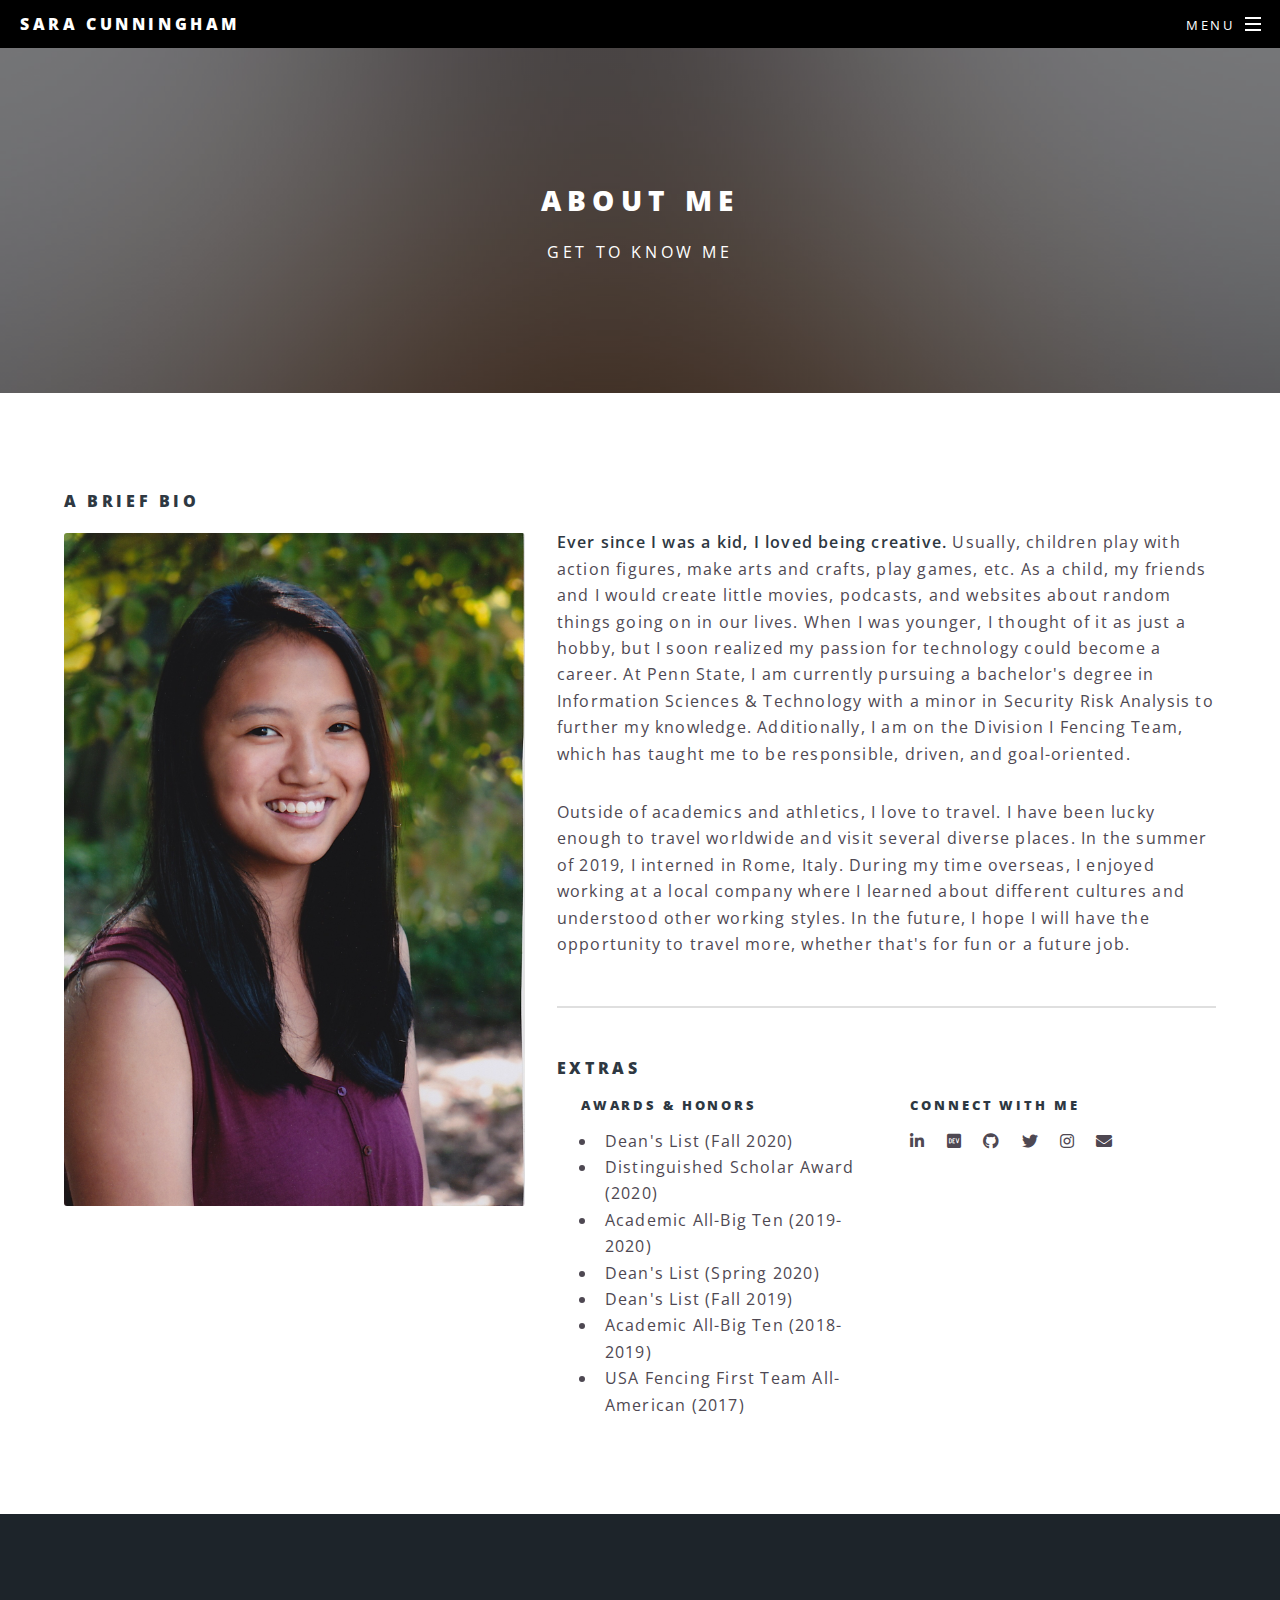
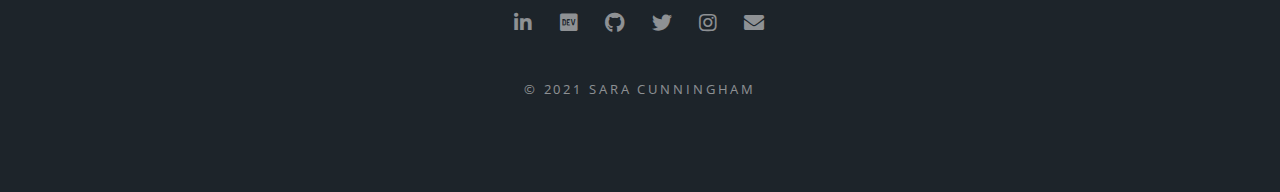
<file: aboutMe.html>
<!DOCTYPE HTML>
<!--
	Spectral by HTML5 UP
	html5up.net | @ajlkn
	Free for personal and commercial use under the CCA 3.0 license (html5up.net/license)
-->
<html>
	<head>
		<title>About | Sara Cunningham</title>
		<link rel="shortcut icon" href="images/goldCrownLogo.png">
		<meta charset="utf-8" />
		<meta name="viewport" content="width=device-width, initial-scale=1, user-scalable=no" />
		<link rel="stylesheet" href="assets/css/main.css" />
		<noscript><link rel="stylesheet" href="assets/css/noscript.css" /></noscript>
	</head>
	<body class="is-preload">

		<!-- Page Wrapper -->
			<div id="page-wrapper">

				<!-- Header -->
					<header id="header">
						<h1><a href="index.html">Sara Cunningham</a></h1>
						<nav id="nav">
							<ul>
								<li class="special">
									<a href="#menu" class="menuToggle"><span>Menu</span></a>
									<div id="menu">
										<ul>
											<li><a href="index.html">Home</a></li>
											<li><a href="myProjects.html">My Portfolio</a></li>
											<li><a href="aboutMe.html">About Me</a></li>
											<li><a target="_blank" rel="noopener noreferrer" href="https://dev.to/saracunn">Blog</a></li>
											<li><a href="mailto:saralcunn@gmail.com">Contact</a></li>
										</ul>
									</div>
								</li>
							</ul>
						</nav>
					</header>

				<!-- Main -->
					<article id="main">
						<header>
							<h2>About Me</h2>
							<p>Get to know me</p>
						</header>
						<section class="wrapper style5">
							<div class="inner">

								<section>
									<h4>A brief bio</h4>
									<p>
										<span class="image left"><image src="images/saraProfile.jpg" alt=""/></image></span>
									<b>Ever since I was a kid, I loved being creative.</b> Usually, children play with action figures, make arts and crafts, play games, etc. As a child, my friends and I would create little movies, podcasts, and websites about random things going on in our lives. When I was younger, I thought of it as just a hobby, but I soon realized my passion for technology could become a career. At Penn State, I am currently pursuing a bachelor's degree in Information Sciences & Technology with a minor in Security Risk Analysis to further my knowledge. Additionally, I am on the Division I Fencing Team, which has taught me to be responsible, driven, and goal-oriented. 
									</p>

									<p>
									Outside of academics and athletics, I love to travel. I have been lucky enough to travel worldwide and visit several diverse places. In the summer of 2019, I interned in Rome, Italy. During my time overseas, I enjoyed working at a local company where I learned about different cultures and understood other working styles. In the future, I hope I will have the opportunity to travel more, whether that's for fun or a future job.
									</p>
									
									<hr />

								<section>
									<h4>Extras</h4>
									<div class="row">
										<div class="col-6 col-12-medium">
											<h5>Awards & Honors</h5>
											<ul>
												<li>Dean's List (Fall 2020)</li>
												<li>Distinguished Scholar Award (2020)</li>
												<li>Academic All-Big Ten (2019-2020)</li>
												<li>Dean's List (Spring 2020)</li>
												<li>Dean's List (Fall 2019)</li>
												<li>Academic All-Big Ten (2018-2019)</li>
												<li>USA Fencing First Team All-American (2017)</li>
										</div>
										
										<div class="col-6 col-12-medium">
											</ol>
											<h5>Connect with me</h5>
											<ul class="icons">
												<li><a target="_blank" rel="noopener noreferrer" href="https://www.linkedin.com/in/saracunn/" class="icon brands fa-linkedin-in"><span class="label">Linkedin</span></a></li>
												<li><a target="_blank" rel="noopener noreferrer" href="https://dev.to/saracunn" class="icon brands fa-dev"><span class="label">Dev</span></a></li>
												<li><a target="_blank" rel="noopener noreferrer" href="https://github.com/saracunn" class="icon brands fa-github"><span class="label">Github</span></a></li>
												<li><a target="_blank" rel="noopener noreferrer" href="https://twitter.com/s_cuttingham" class="icon brands fa-twitter"><span class="label">Twitter</span></a></li>
												<li><a target="_blank" rel="noopener noreferrer" href="https://instagram.com/supasara" class="icon brands fa-instagram"><span class="label">Instagram</span></a></li>
												<li><a href="mailto:saralcunn@gmail.com" class="icon solid fa-envelope"><span class="label">Email</span></a></li>
											</ul>
										</div>
									</div>
								</section>	
							</div>
						</section>
					</article>

				<!-- Footer -->
				<footer id="footer">
					<ul class="icons">
						<li><a target="_blank" rel="noopener noreferrer" href="https://www.linkedin.com/in/saracunn/" class="icon brands fa-linkedin-in"><span class="label">Linkedin</span></a></li>

						<li><a target="_blank" rel="noopener noreferrer" href="https://dev.to/saracunn" class="icon brands fa-dev"><span class="label">Dev</span></a></li>

						<li><a target="_blank" rel="noopener noreferrer" href="https://github.com/saracunn" class="icon brands fa-github"><span class="label">Github</span></a></li>

						<li><a target="_blank" rel="noopener noreferrer" href="https://twitter.com/s_cuttingham" class="icon brands fa-twitter"><span class="label">Twitter</span></a></li>
		
						<li><a target="_blank" rel="noopener noreferrer" href="https://instagram.com/supasara" class="icon brands fa-instagram"><span class="label">Instagram</span></a></li>

						<li><a href="mailto:saralcunn@gmail.com" class="icon solid fa-envelope"><span class="label">Email</span></a></li>
					</ul>
					<ul class="copyright">
						<li>&copy; 2021 Sara Cunningham</li>
					</ul>
				</footer>

			</div>

		<!-- Scripts -->
			<script src="assets/js/jquery.min.js"></script>
			<script src="assets/js/jquery.scrollex.min.js"></script>
			<script src="assets/js/jquery.scrolly.min.js"></script>
			<script src="assets/js/browser.min.js"></script>
			<script src="assets/js/breakpoints.min.js"></script>
			<script src="assets/js/util.js"></script>
			<script src="assets/js/main.js"></script>

	</body>
</html>
</file>
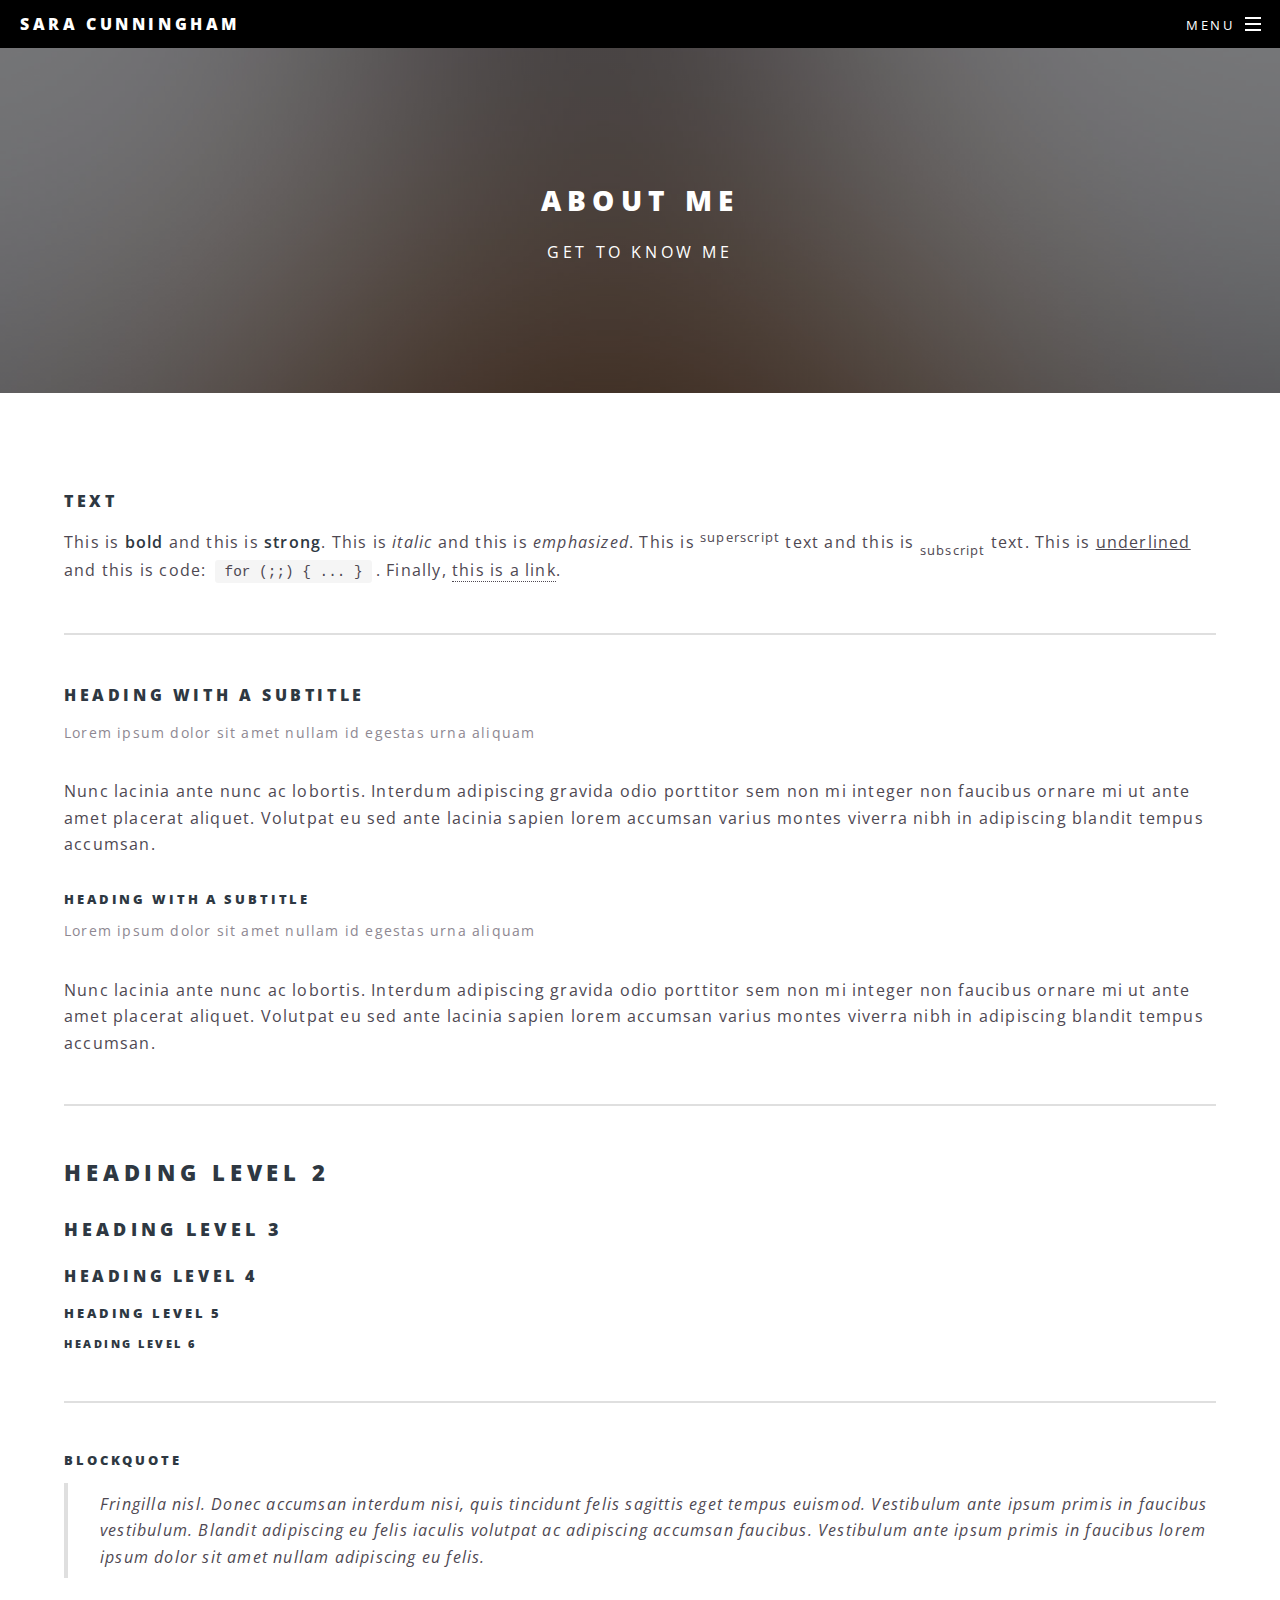
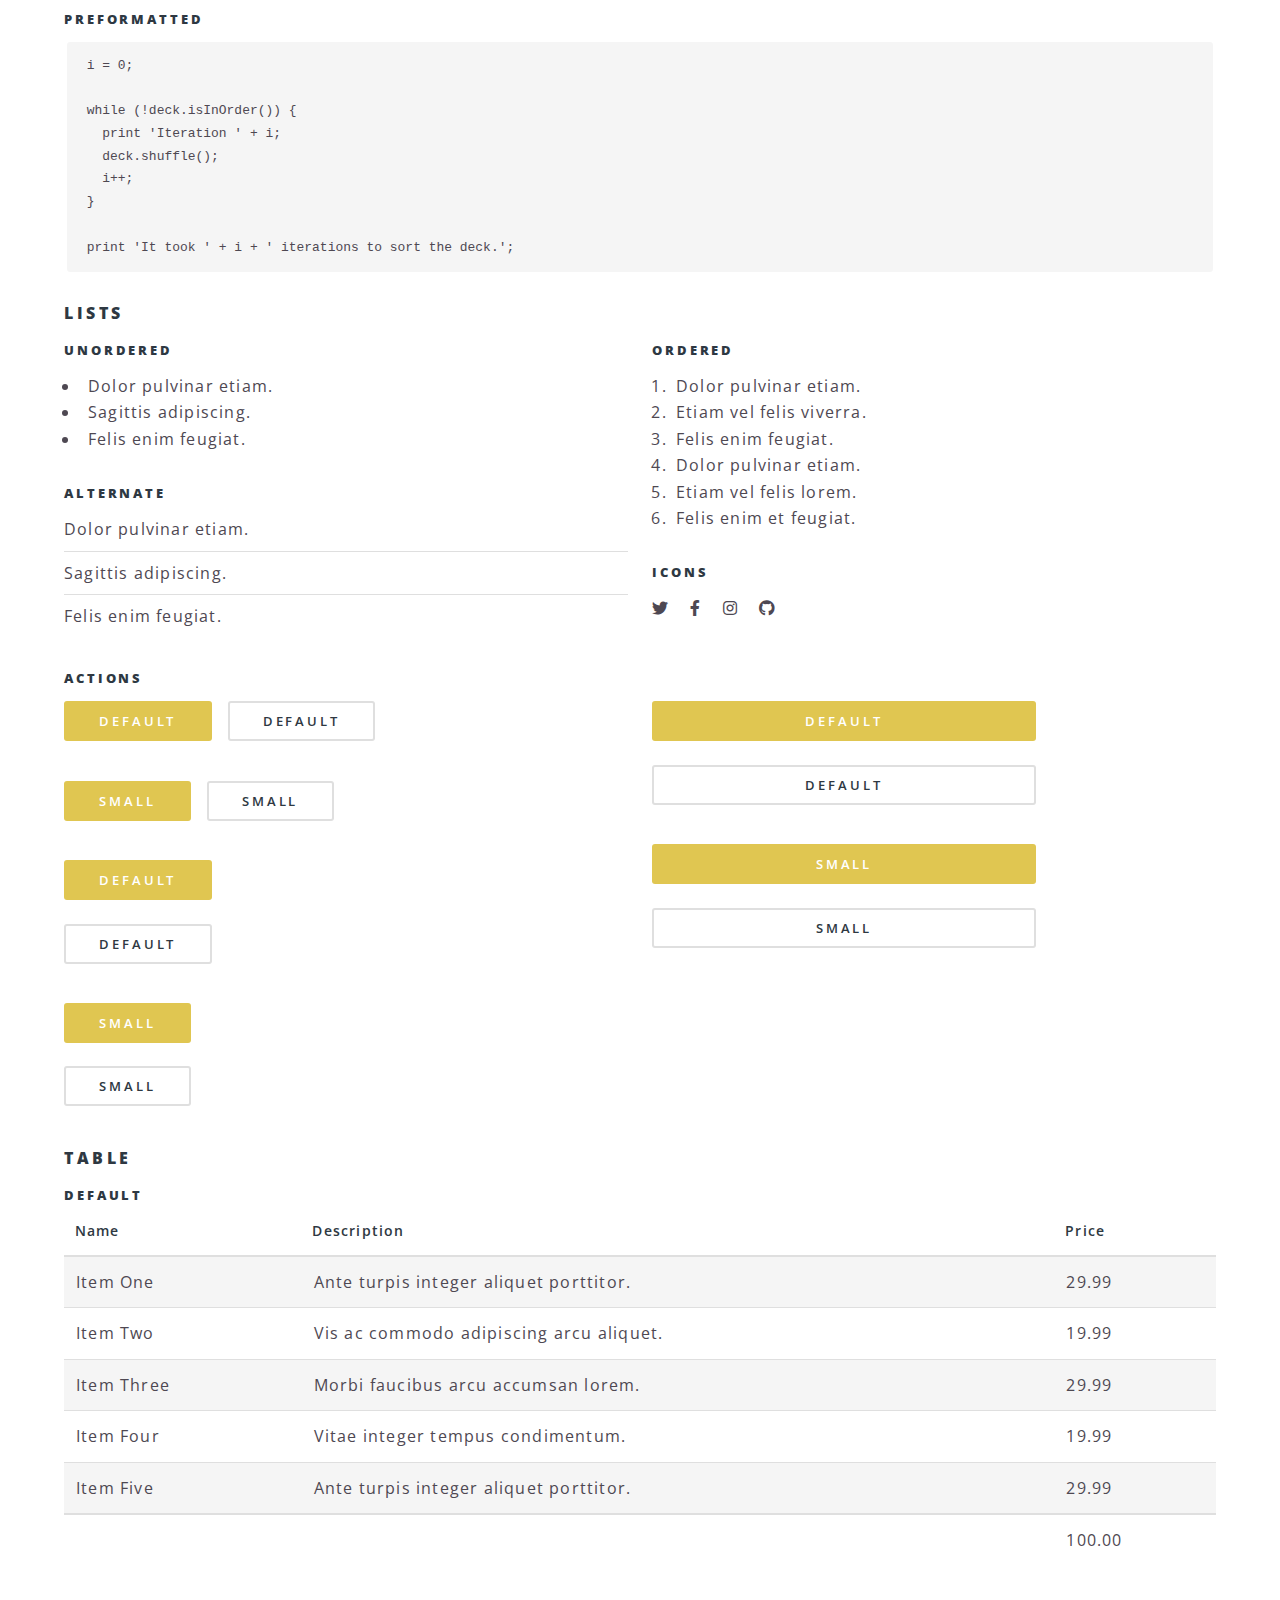
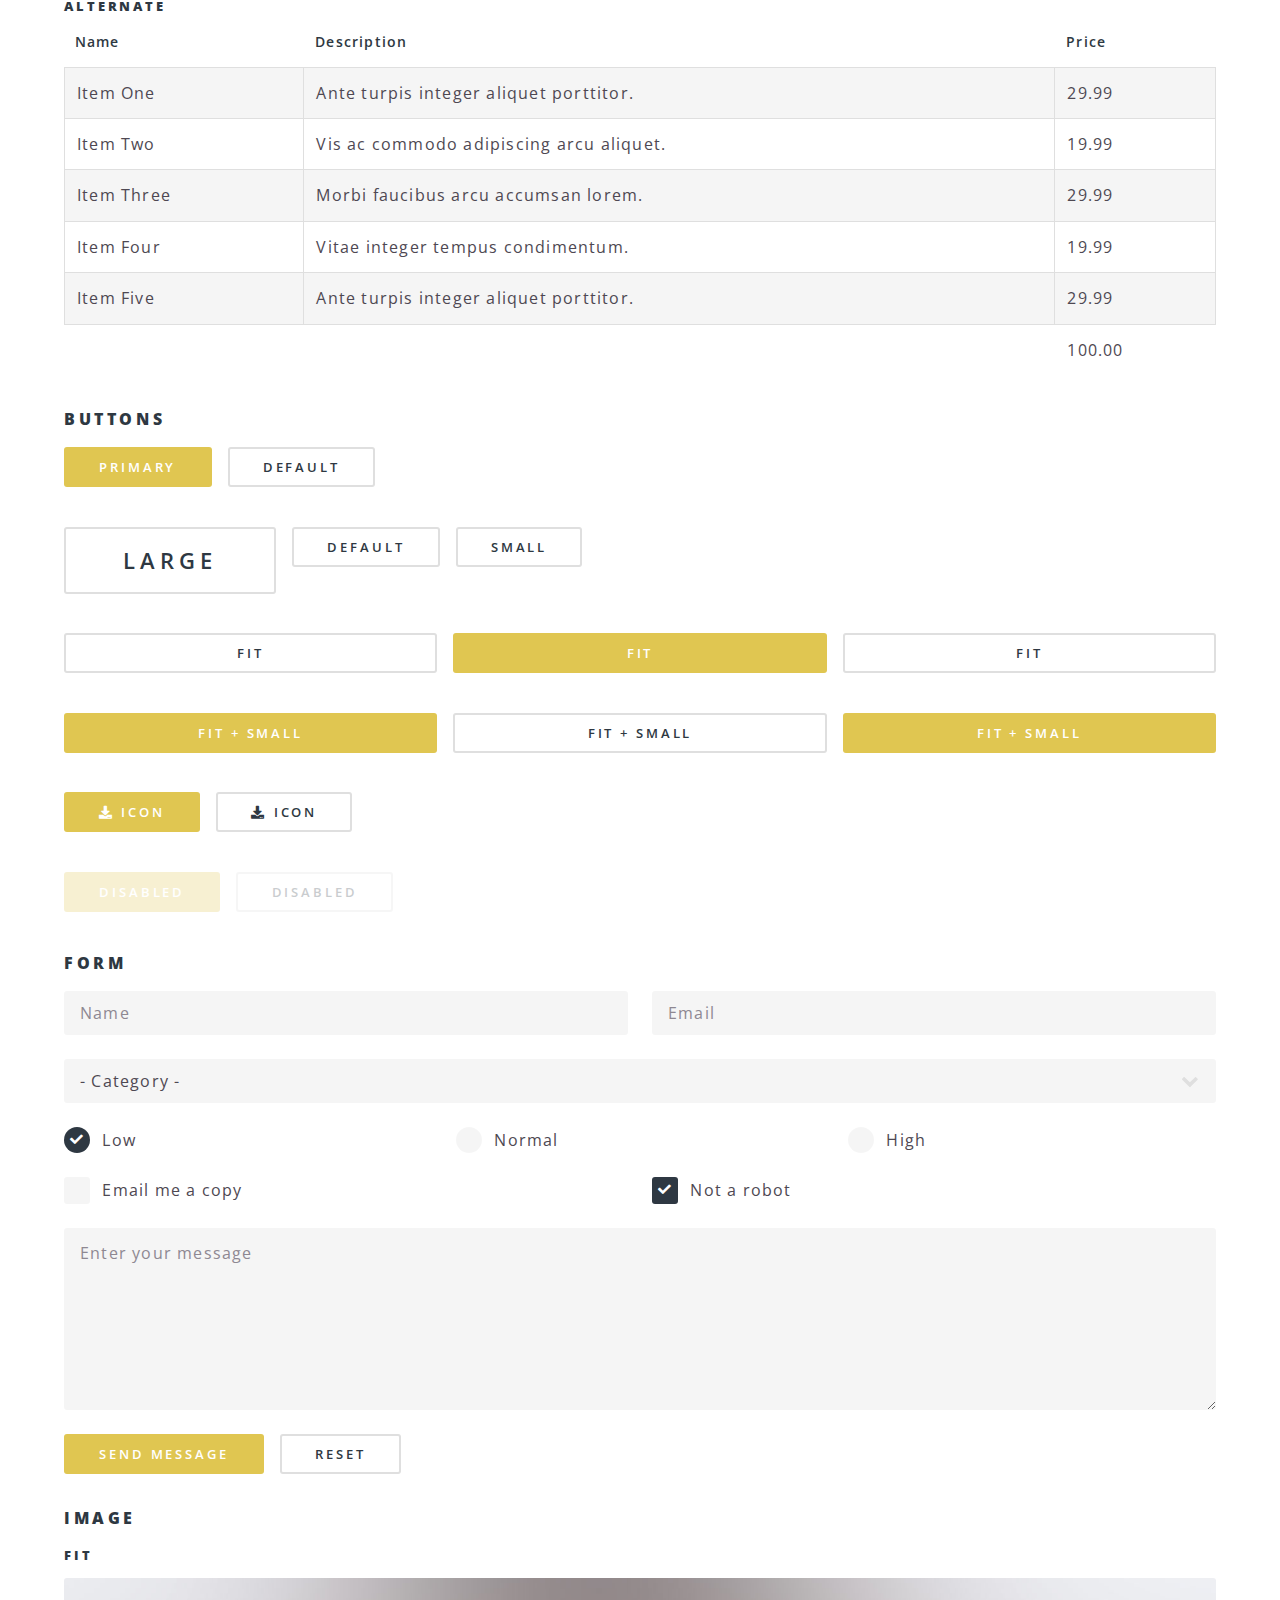
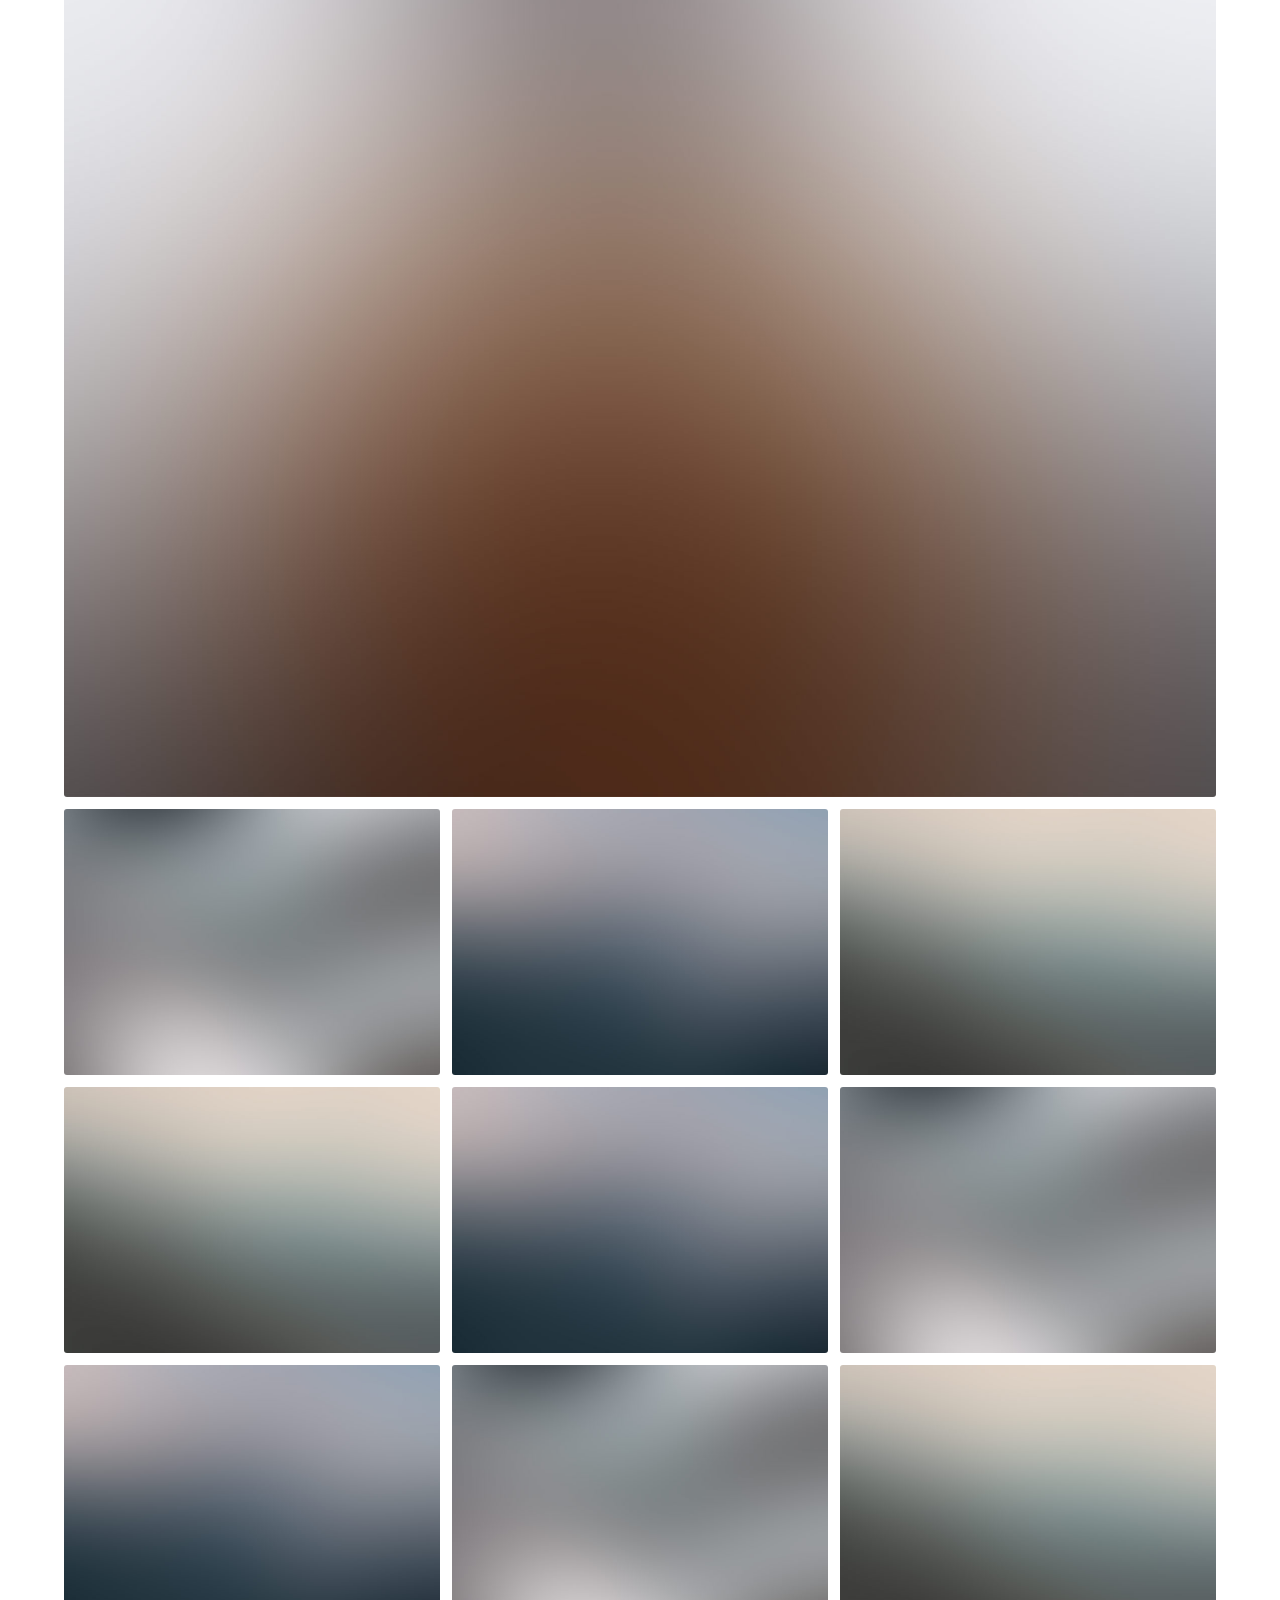
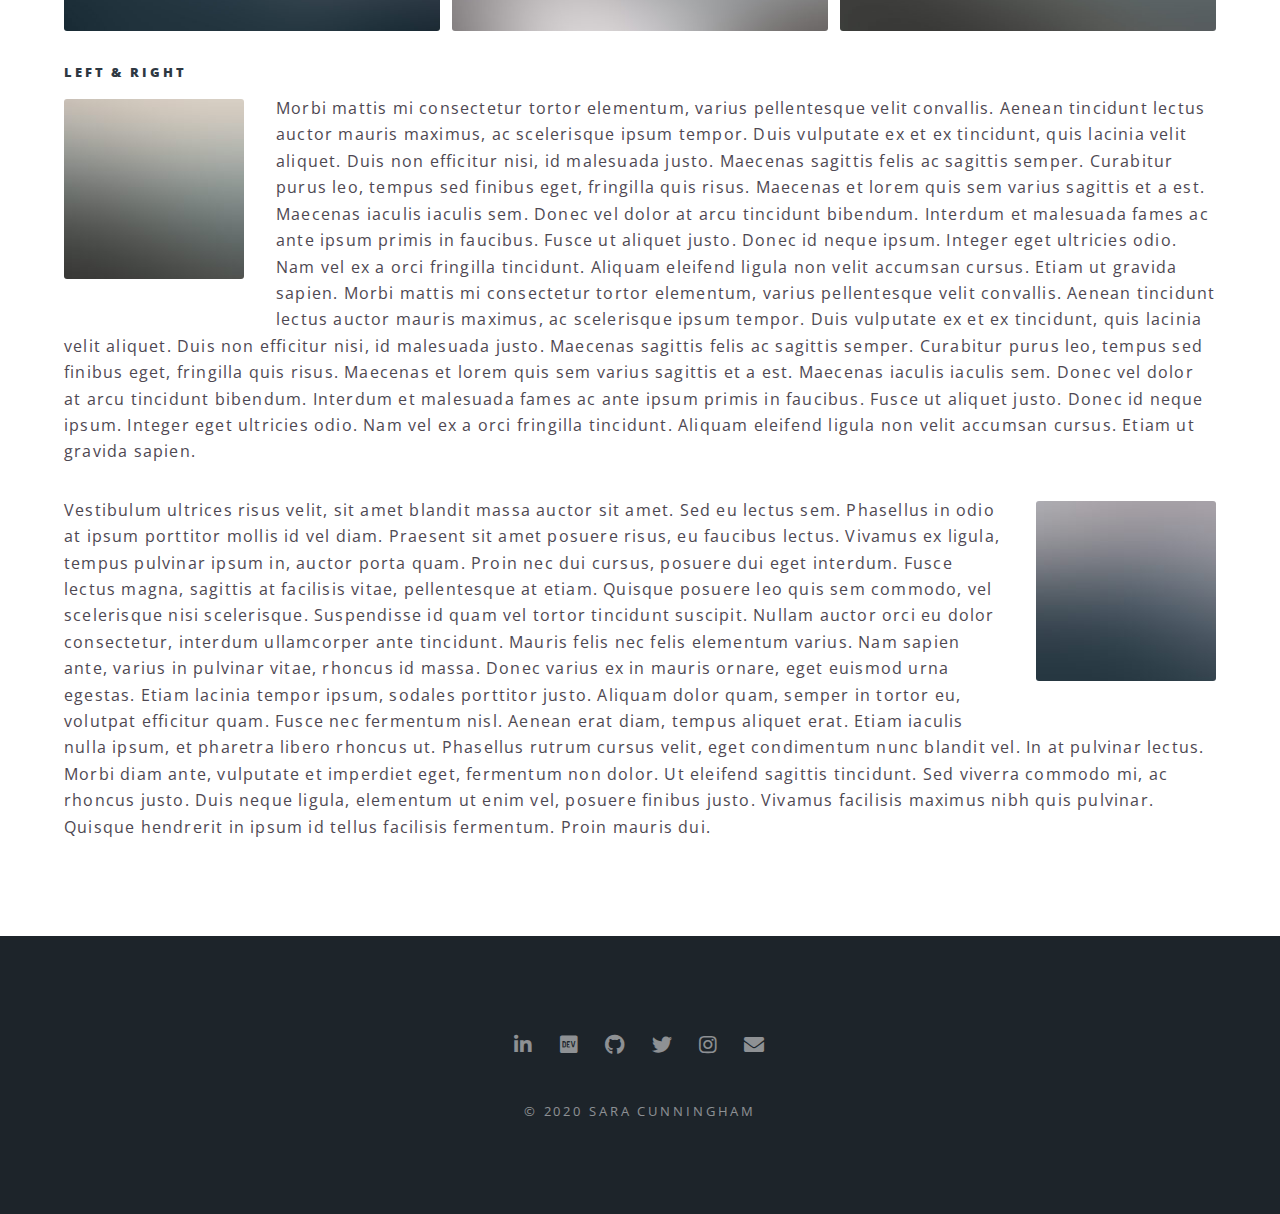
<file: aboutMe2.html>
<!DOCTYPE HTML>
<!--
	Spectral by HTML5 UP
	html5up.net | @ajlkn
	Free for personal and commercial use under the CCA 3.0 license (html5up.net/license)
-->
<html>
	<head>
		<title>Sara Cunningham</title>
		<meta charset="utf-8" />
		<meta name="viewport" content="width=device-width, initial-scale=1, user-scalable=no" />
		<link rel="stylesheet" href="assets/css/main.css" />
		<noscript><link rel="stylesheet" href="assets/css/noscript.css" /></noscript>
	</head>
	<body class="is-preload">

		<!-- Page Wrapper -->
			<div id="page-wrapper">

				<!-- Header -->
					<header id="header">
						<h1><a href="index.html">Sara Cunningham</a></h1>
						<nav id="nav">
							<ul>
								<li class="special">
									<a href="#menu" class="menuToggle"><span>Menu</span></a>
									<div id="menu">
										<ul>
											<li><a href="index.html">Home</a></li>
											<li><a href="myProjects.html">My Portfolio</a></li>
											<li><a href="aboutMe.html">About Me</a></li>
											<li><a target="_blank" rel="noopener noreferrer" href="https://dev.to/saracunn">Blog</a></li>
											<li><a href="#">Log In</a></li>
										</ul>
									</div>
								</li>
							</ul>
						</nav>
					</header>

				<!-- Main -->
					<article id="main">
						<header>
							<h2>About Me</h2>
							<p>Get to know me</p>
						</header>
						<section class="wrapper style5">
							<div class="inner">

								<section>
									<h4>Text</h4>
									<p>This is <b>bold</b> and this is <strong>strong</strong>. This is <i>italic</i> and this is <em>emphasized</em>.
									This is <sup>superscript</sup> text and this is <sub>subscript</sub> text.
									This is <u>underlined</u> and this is code: <code>for (;;) { ... }</code>. Finally, <a href="#">this is a link</a>.</p>
									<hr />
									<header>
										<h4>Heading with a Subtitle</h4>
										<p>Lorem ipsum dolor sit amet nullam id egestas urna aliquam</p>
									</header>
									<p>Nunc lacinia ante nunc ac lobortis. Interdum adipiscing gravida odio porttitor sem non mi integer non faucibus ornare mi ut ante amet placerat aliquet. Volutpat eu sed ante lacinia sapien lorem accumsan varius montes viverra nibh in adipiscing blandit tempus accumsan.</p>
									<header>
										<h5>Heading with a Subtitle</h5>
										<p>Lorem ipsum dolor sit amet nullam id egestas urna aliquam</p>
									</header>
									<p>Nunc lacinia ante nunc ac lobortis. Interdum adipiscing gravida odio porttitor sem non mi integer non faucibus ornare mi ut ante amet placerat aliquet. Volutpat eu sed ante lacinia sapien lorem accumsan varius montes viverra nibh in adipiscing blandit tempus accumsan.</p>
									<hr />
									<h2>Heading Level 2</h2>
									<h3>Heading Level 3</h3>
									<h4>Heading Level 4</h4>
									<h5>Heading Level 5</h5>
									<h6>Heading Level 6</h6>
									<hr />
									<h5>Blockquote</h5>
									<blockquote>Fringilla nisl. Donec accumsan interdum nisi, quis tincidunt felis sagittis eget tempus euismod. Vestibulum ante ipsum primis in faucibus vestibulum. Blandit adipiscing eu felis iaculis volutpat ac adipiscing accumsan faucibus. Vestibulum ante ipsum primis in faucibus lorem ipsum dolor sit amet nullam adipiscing eu felis.</blockquote>
									<h5>Preformatted</h5>
									<pre><code>i = 0;

while (!deck.isInOrder()) {
  print 'Iteration ' + i;
  deck.shuffle();
  i++;
}

print 'It took ' + i + ' iterations to sort the deck.';</code></pre>
								</section>

								<section>
									<h4>Lists</h4>
									<div class="row">
										<div class="col-6 col-12-medium">
											<h5>Unordered</h5>
											<ul>
												<li>Dolor pulvinar etiam.</li>
												<li>Sagittis adipiscing.</li>
												<li>Felis enim feugiat.</li>
											</ul>
											<h5>Alternate</h5>
											<ul class="alt">
												<li>Dolor pulvinar etiam.</li>
												<li>Sagittis adipiscing.</li>
												<li>Felis enim feugiat.</li>
											</ul>
										</div>
										<div class="col-6 col-12-medium">
											<h5>Ordered</h5>
											<ol>
												<li>Dolor pulvinar etiam.</li>
												<li>Etiam vel felis viverra.</li>
												<li>Felis enim feugiat.</li>
												<li>Dolor pulvinar etiam.</li>
												<li>Etiam vel felis lorem.</li>
												<li>Felis enim et feugiat.</li>
											</ol>
											<h5>Icons</h5>
											<ul class="icons">
												<li><a href="#" class="icon brands fa-twitter"><span class="label">Twitter</span></a></li>
												<li><a href="#" class="icon brands fa-facebook-f"><span class="label">Facebook</span></a></li>
												<li><a href="#" class="icon brands fa-instagram"><span class="label">Instagram</span></a></li>
												<li><a href="#" class="icon brands fa-github"><span class="label">Github</span></a></li>
											</ul>
										</div>
									</div>
									<h5>Actions</h5>
									<div class="row">
										<div class="col-6 col-12-medium">
											<ul class="actions">
												<li><a href="#" class="button primary">Default</a></li>
												<li><a href="#" class="button">Default</a></li>
											</ul>
											<ul class="actions small">
												<li><a href="#" class="button primary small">Small</a></li>
												<li><a href="#" class="button small">Small</a></li>
											</ul>
											<ul class="actions stacked">
												<li><a href="#" class="button primary">Default</a></li>
												<li><a href="#" class="button">Default</a></li>
											</ul>
											<ul class="actions stacked">
												<li><a href="#" class="button primary small">Small</a></li>
												<li><a href="#" class="button small">Small</a></li>
											</ul>
										</div>
										<div class="col-6 col-12-medium">
											<ul class="actions stacked">
												<li><a href="#" class="button primary fit">Default</a></li>
												<li><a href="#" class="button fit">Default</a></li>
											</ul>
											<ul class="actions stacked">
												<li><a href="#" class="button primary small fit">Small</a></li>
												<li><a href="#" class="button small fit">Small</a></li>
											</ul>
										</div>
									</div>
								</section>

								<section>
									<h4>Table</h4>
									<h5>Default</h5>
									<div class="table-wrapper">
										<table>
											<thead>
												<tr>
													<th>Name</th>
													<th>Description</th>
													<th>Price</th>
												</tr>
											</thead>
											<tbody>
												<tr>
													<td>Item One</td>
													<td>Ante turpis integer aliquet porttitor.</td>
													<td>29.99</td>
												</tr>
												<tr>
													<td>Item Two</td>
													<td>Vis ac commodo adipiscing arcu aliquet.</td>
													<td>19.99</td>
												</tr>
												<tr>
													<td>Item Three</td>
													<td> Morbi faucibus arcu accumsan lorem.</td>
													<td>29.99</td>
												</tr>
												<tr>
													<td>Item Four</td>
													<td>Vitae integer tempus condimentum.</td>
													<td>19.99</td>
												</tr>
												<tr>
													<td>Item Five</td>
													<td>Ante turpis integer aliquet porttitor.</td>
													<td>29.99</td>
												</tr>
											</tbody>
											<tfoot>
												<tr>
													<td colspan="2"></td>
													<td>100.00</td>
												</tr>
											</tfoot>
										</table>
									</div>

									<h5>Alternate</h5>
									<div class="table-wrapper">
										<table class="alt">
											<thead>
												<tr>
													<th>Name</th>
													<th>Description</th>
													<th>Price</th>
												</tr>
											</thead>
											<tbody>
												<tr>
													<td>Item One</td>
													<td>Ante turpis integer aliquet porttitor.</td>
													<td>29.99</td>
												</tr>
												<tr>
													<td>Item Two</td>
													<td>Vis ac commodo adipiscing arcu aliquet.</td>
													<td>19.99</td>
												</tr>
												<tr>
													<td>Item Three</td>
													<td> Morbi faucibus arcu accumsan lorem.</td>
													<td>29.99</td>
												</tr>
												<tr>
													<td>Item Four</td>
													<td>Vitae integer tempus condimentum.</td>
													<td>19.99</td>
												</tr>
												<tr>
													<td>Item Five</td>
													<td>Ante turpis integer aliquet porttitor.</td>
													<td>29.99</td>
												</tr>
											</tbody>
											<tfoot>
												<tr>
													<td colspan="2"></td>
													<td>100.00</td>
												</tr>
											</tfoot>
										</table>
									</div>
								</section>

								<section>
									<h4>Buttons</h4>
									<ul class="actions">
										<li><a href="#" class="button primary">Primary</a></li>
										<li><a href="#" class="button">Default</a></li>
									</ul>
									<ul class="actions">
										<li><a href="#" class="button large">Large</a></li>
										<li><a href="#" class="button">Default</a></li>
										<li><a href="#" class="button small">Small</a></li>
									</ul>
									<ul class="actions fit">
										<li><a href="#" class="button fit">Fit</a></li>
										<li><a href="#" class="button primary fit">Fit</a></li>
										<li><a href="#" class="button fit">Fit</a></li>
									</ul>
									<ul class="actions fit small">
										<li><a href="#" class="button primary fit small">Fit + Small</a></li>
										<li><a href="#" class="button fit small">Fit + Small</a></li>
										<li><a href="#" class="button primary fit small">Fit + Small</a></li>
									</ul>
									<ul class="actions">
										<li><a href="images/IST440W-Project.pdf" class="button primary icon solid fa-download" download>Icon</a></li>
										<li><a href="images/IST440W-Project.pdf" class="button icon solid fa-download" download>Icon</a></li>
									</ul>
									<ul class="actions">
										<li><span class="button primary disabled">Disabled</span></li>
										<li><span class="button disabled">Disabled</span></li>
									</ul>
								</section>

								<section>
									<h4>Form</h4>
									<form method="post" action="#">
										<div class="row gtr-uniform">
											<div class="col-6 col-12-xsmall">
												<input type="text" name="demo-name" id="demo-name" value="" placeholder="Name" />
											</div>
											<div class="col-6 col-12-xsmall">
												<input type="email" name="demo-email" id="demo-email" value="" placeholder="Email" />
											</div>
											<div class="col-12">
												<select name="demo-category" id="demo-category">
													<option value="">- Category -</option>
													<option value="1">Manufacturing</option>
													<option value="1">Shipping</option>
													<option value="1">Administration</option>
													<option value="1">Human Resources</option>
												</select>
											</div>
											<div class="col-4 col-12-small">
												<input type="radio" id="demo-priority-low" name="demo-priority" checked>
												<label for="demo-priority-low">Low</label>
											</div>
											<div class="col-4 col-12-small">
												<input type="radio" id="demo-priority-normal" name="demo-priority">
												<label for="demo-priority-normal">Normal</label>
											</div>
											<div class="col-4 col-12-small">
												<input type="radio" id="demo-priority-high" name="demo-priority">
												<label for="demo-priority-high">High</label>
											</div>
											<div class="col-6 col-12-small">
												<input type="checkbox" id="demo-copy" name="demo-copy">
												<label for="demo-copy">Email me a copy</label>
											</div>
											<div class="col-6 col-12-small">
												<input type="checkbox" id="demo-human" name="demo-human" checked>
												<label for="demo-human">Not a robot</label>
											</div>
											<div class="col-12">
												<textarea name="demo-message" id="demo-message" placeholder="Enter your message" rows="6"></textarea>
											</div>
											<div class="col-12">
												<ul class="actions">
													<li><input type="submit" value="Send Message" class="primary" /></li>
													<li><input type="reset" value="Reset" /></li>
												</ul>
											</div>
										</div>
									</form>
								</section>

								<section>
									<h4>Image</h4>
									<h5>Fit</h5>
									<div class="box alt">
										<div class="row gtr-50 gtr-uniform">
											<div class="col-12"><span class="image fit"><img src="images/banner.jpg" alt="" /></span></div>
											<div class="col-4"><span class="image fit"><img src="images/pic01.jpg" alt="" /></span></div>
											<div class="col-4"><span class="image fit"><img src="images/pic02.jpg" alt="" /></span></div>
											<div class="col-4"><span class="image fit"><img src="images/pic03.jpg" alt="" /></span></div>
											<div class="col-4"><span class="image fit"><img src="images/pic03.jpg" alt="" /></span></div>
											<div class="col-4"><span class="image fit"><img src="images/pic02.jpg" alt="" /></span></div>
											<div class="col-4"><span class="image fit"><img src="images/pic01.jpg" alt="" /></span></div>
											<div class="col-4"><span class="image fit"><img src="images/pic02.jpg" alt="" /></span></div>
											<div class="col-4"><span class="image fit"><img src="images/pic01.jpg" alt="" /></span></div>
											<div class="col-4"><span class="image fit"><img src="images/pic03.jpg" alt="" /></span></div>
										</div>
									</div>
									<h5>Left &amp; Right</h5>
									<p><span class="image left"><img src="images/pic04.jpg" alt="" /></span>Morbi mattis mi consectetur tortor elementum, varius pellentesque velit convallis. Aenean tincidunt lectus auctor mauris maximus, ac scelerisque ipsum tempor. Duis vulputate ex et ex tincidunt, quis lacinia velit aliquet. Duis non efficitur nisi, id malesuada justo. Maecenas sagittis felis ac sagittis semper. Curabitur purus leo, tempus sed finibus eget, fringilla quis risus. Maecenas et lorem quis sem varius sagittis et a est. Maecenas iaculis iaculis sem. Donec vel dolor at arcu tincidunt bibendum. Interdum et malesuada fames ac ante ipsum primis in faucibus. Fusce ut aliquet justo. Donec id neque ipsum. Integer eget ultricies odio. Nam vel ex a orci fringilla tincidunt. Aliquam eleifend ligula non velit accumsan cursus. Etiam ut gravida sapien. Morbi mattis mi consectetur tortor elementum, varius pellentesque velit convallis. Aenean tincidunt lectus auctor mauris maximus, ac scelerisque ipsum tempor. Duis vulputate ex et ex tincidunt, quis lacinia velit aliquet. Duis non efficitur nisi, id malesuada justo. Maecenas sagittis felis ac sagittis semper. Curabitur purus leo, tempus sed finibus eget, fringilla quis risus. Maecenas et lorem quis sem varius sagittis et a est. Maecenas iaculis iaculis sem. Donec vel dolor at arcu tincidunt bibendum. Interdum et malesuada fames ac ante ipsum primis in faucibus. Fusce ut aliquet justo. Donec id neque ipsum. Integer eget ultricies odio. Nam vel ex a orci fringilla tincidunt. Aliquam eleifend ligula non velit accumsan cursus. Etiam ut gravida sapien.</p>
									<p><span class="image right"><img src="images/pic05.jpg" alt="" /></span>Vestibulum ultrices risus velit, sit amet blandit massa auctor sit amet. Sed eu lectus sem. Phasellus in odio at ipsum porttitor mollis id vel diam. Praesent sit amet posuere risus, eu faucibus lectus. Vivamus ex ligula, tempus pulvinar ipsum in, auctor porta quam. Proin nec dui cursus, posuere dui eget interdum. Fusce lectus magna, sagittis at facilisis vitae, pellentesque at etiam. Quisque posuere leo quis sem commodo, vel scelerisque nisi scelerisque. Suspendisse id quam vel tortor tincidunt suscipit. Nullam auctor orci eu dolor consectetur, interdum ullamcorper ante tincidunt. Mauris felis nec felis elementum varius. Nam sapien ante, varius in pulvinar vitae, rhoncus id massa. Donec varius ex in mauris ornare, eget euismod urna egestas. Etiam lacinia tempor ipsum, sodales porttitor justo. Aliquam dolor quam, semper in tortor eu, volutpat efficitur quam. Fusce nec fermentum nisl. Aenean erat diam, tempus aliquet erat. Etiam iaculis nulla ipsum, et pharetra libero rhoncus ut. Phasellus rutrum cursus velit, eget condimentum nunc blandit vel. In at pulvinar lectus. Morbi diam ante, vulputate et imperdiet eget, fermentum non dolor. Ut eleifend sagittis tincidunt. Sed viverra commodo mi, ac rhoncus justo. Duis neque ligula, elementum ut enim vel, posuere finibus justo. Vivamus facilisis maximus nibh quis pulvinar. Quisque hendrerit in ipsum id tellus facilisis fermentum. Proin mauris dui.</p>
								</section>

							</div>
						</section>
					</article>

				<!-- Footer -->
				<footer id="footer">
					<ul class="icons">
						<li><a href="https://www.linkedin.com/in/saracunn/" class="icon brands fa-linkedin-in"><span class="label">Linkedin</span></a></li>

						<li><a href="https://dev.to/saracunn" class="icon brands fa-dev"><span class="label">Dev</span></a></li>

						<li><a href="https://github.com/saracunn" class="icon brands fa-github"><span class="label">Github</span></a></li>

						<li><a href="https://twitter.com/s_cuttingham" class="icon brands fa-twitter"><span class="label">Twitter</span></a></li>
		
						<li><a href="https://instagram.com/supasara" class="icon brands fa-instagram"><span class="label">Instagram</span></a></li>

						<li><a href="mailto:saralcunn@gmail.com" class="icon solid fa-envelope"><span class="label">Email</span></a></li>
					</ul>
					<ul class="copyright">
						<li>&copy; 2020 Sara Cunningham</li>
					</ul>
				</footer>

			</div>

		<!-- Scripts -->
			<script src="assets/js/jquery.min.js"></script>
			<script src="assets/js/jquery.scrollex.min.js"></script>
			<script src="assets/js/jquery.scrolly.min.js"></script>
			<script src="assets/js/browser.min.js"></script>
			<script src="assets/js/breakpoints.min.js"></script>
			<script src="assets/js/util.js"></script>
			<script src="assets/js/main.js"></script>

	</body>
</html>
</file>
<file: assets/css/noscript.css>
/*
	Spectral by HTML5 UP
	html5up.net | @ajlkn
	Free for personal and commercial use under the CCA 3.0 license (html5up.net/license)
*/

/* Banner */

	body.is-preload #banner h2 {
		-moz-transform: none;
		-webkit-transform: none;
		-ms-transform: none;
		transform: none;
		opacity: 1;
	}

		body.is-preload #banner h2:before, body.is-preload #banner h2:after {
			width: 100%;
		}

	body.is-preload #banner .more {
		-moz-transform: none;
		-webkit-transform: none;
		-ms-transform: none;
		transform: none;
		opacity: 1;
	}

	body.is-preload #banner:after {
		opacity: 0;
	}
</file>
<file: assets/css/main.css>
@import url(fontawesome-all.min.css);
@import url("https://fonts.googleapis.com/css?family=Open+Sans:400,400italic,600,600italic,800,800italic");

/*
	Spectral by HTML5 UP
	html5up.net | @ajlkn
	Free for personal and commercial use under the CCA 3.0 license (html5up.net/license)
*/

html, body, div, span, applet, object,
iframe, h1, h2, h3, h4, h5, h6, p, blockquote,
pre, a, abbr, acronym, address, big, cite,
code, del, dfn, em, img, ins, kbd, q, s, samp,
small, strike, strong, sub, sup, tt, var, b,
u, i, center, dl, dt, dd, ol, ul, li, fieldset,
form, label, legend, table, caption, tbody,
tfoot, thead, tr, th, td, article, aside,
canvas, details, embed, figure, figcaption,
footer, header, hgroup, menu, nav, output, ruby,
section, summary, time, mark, audio, video {
	margin: 0;
	padding: 0;
	border: 0;
	font-size: 100%;
	font: inherit;
	vertical-align: baseline;}

article, aside, details, figcaption, figure,
footer, header, hgroup, menu, nav, section {
	display: block;}

body {
	line-height: 1;
}

ol, ul {
	list-style: none;
}

blockquote, q {
	quotes: none;
}

	blockquote:before, blockquote:after, q:before, q:after {
		content: '';
		content: none;
	}

table {
	border-collapse: collapse;
	border-spacing: 0;
}

body {
	-webkit-text-size-adjust: none;
}

mark {
	background-color: transparent;
	color: inherit;
}

input::-moz-focus-inner {
	border: 0;
	padding: 0;
}

input, select, textarea {
	-moz-appearance: none;
	-webkit-appearance: none;
	-ms-appearance: none;
	appearance: none;
}

/* Basic */

	@-ms-viewport {
		width: device-width;
	}

	html {
		box-sizing: border-box;
	}

	*, *:before, *:after {
		box-sizing: inherit;
	}

	body {
		background: #2e3842;
	}

		body.is-preload *, body.is-preload *:before, body.is-preload *:after {
			-moz-animation: none !important;
			-webkit-animation: none !important;
			-ms-animation: none !important;
			animation: none !important;
			-moz-transition: none !important;
			-webkit-transition: none !important;
			-ms-transition: none !important;
			transition: none !important;
		}

	body, input, select, textarea {
		color: #fff;
		font-family: "Open Sans", Helvetica, sans-serif;
		font-size: 15pt;
		font-weight: 400;
		letter-spacing: 0.075em;
		line-height: 1.65em;
	}

		@media screen and (max-width: 1680px) {

			body, input, select, textarea {
				font-size: 13pt;
			}

		}

		@media screen and (max-width: 1280px) {

			body, input, select, textarea {
				font-size: 12pt;
			}

		}

		@media screen and (max-width: 736px) {

			body, input, select, textarea {
				font-size: 11pt;
				letter-spacing: 0.0375em;
			}

		}

	a {
		-moz-transition: color 0.2s ease, border-bottom-color 0.2s ease;
		-webkit-transition: color 0.2s ease, border-bottom-color 0.2s ease;
		-ms-transition: color 0.2s ease, border-bottom-color 0.2s ease;
		transition: color 0.2s ease, border-bottom-color 0.2s ease;
		border-bottom: dotted 1px;
		color: inherit;
		text-decoration: none;
	}

		a:hover {
			border-bottom-color: transparent;
		}

	strong, b {
		color: #fff;
		font-weight: 600;
	}

	em, i {
		font-style: italic;
	}

	p {
		margin: 0 0 2em 0;
	}

	h1, h2, h3, h4, h5, h6 {
		color: #fff;
		font-weight: 800;
		letter-spacing: 0.225em;
		line-height: 1em;
		margin: 0 0 1em 0;
		text-transform: uppercase;
	}

		h1 a, h2 a, h3 a, h4 a, h5 a, h6 a {
			color: inherit;
			text-decoration: none;
		}

	h2 {
		font-size: 1.35em;
		line-height: 1.75em;
	}

		@media screen and (max-width: 736px) {

			h2 {
				font-size: 1.1em;
				line-height: 1.65em;
			}

		}

	h3 {
		font-size: 1.15em;
		line-height: 1.75em;
	}

		@media screen and (max-width: 736px) {

			h3 {
				font-size: 1em;
				line-height: 1.65em;
			}

		}

	h4 {
		font-size: 1em;
		line-height: 1.5em;
	}

	h5 {
		font-size: 0.8em;
		line-height: 1.5em;
	}

	h6 {
		font-size: 0.7em;
		line-height: 1.5em;
	}

	sub {
		font-size: 0.8em;
		position: relative;
		top: 0.5em;
	}

	sup {
		font-size: 0.8em;
		position: relative;
		top: -0.5em;
	}

	hr {
		border: 0;
		border-bottom: solid 2px #fff;
		margin: 3em 0;
	}

		hr.major {
			margin: 4.5em 0;
		}

	blockquote {
		border-left: solid 4px #fff;
		font-style: italic;
		margin: 0 0 2em 0;
		padding: 0.5em 0 0.5em 2em;
	}

	code {
		background: rgba(144, 144, 144, 0.25);
		border-radius: 3px;
		font-family: "Courier New", monospace;
		font-size: 0.9em;
		letter-spacing: 0;
		margin: 0 0.25em;
		padding: 0.25em 0.65em;
	}

	pre {
		-webkit-overflow-scrolling: touch;
		font-family: "Courier New", monospace;
		font-size: 0.9em;
		margin: 0 0 2em 0;
	}

		pre code {
			display: block;
			line-height: 1.75em;
			padding: 1em 1.5em;
			overflow-x: auto;
		}

	.align-left {
		text-align: left;
	}

	.align-center {
		text-align: center;
	}

	.align-right {
		text-align: right;
	}

/* Row */

	.row {
		display: flex;
		flex-wrap: wrap;
		box-sizing: border-box;
		align-items: stretch;
	}

		.row > * {
			box-sizing: border-box;
		}

		.row.gtr-uniform > * > :last-child {
			margin-bottom: 0;
		}

		.row.aln-left {
			justify-content: flex-start;
		}

		.row.aln-center {
			justify-content: center;
		}

		.row.aln-right {
			justify-content: flex-end;
		}

		.row.aln-top {
			align-items: flex-start;
		}

		.row.aln-middle {
			align-items: center;
		}

		.row.aln-bottom {
			align-items: flex-end;
		}

		.row > .imp {
			order: -1;
		}

		.row > .col-1 {
			width: 8.33333%;
		}

		.row > .off-1 {
			margin-left: 8.33333%;
		}

		.row > .col-2 {
			width: 16.66667%;
		}

		.row > .off-2 {
			margin-left: 16.66667%;
		}

		.row > .col-3 {
			width: 25%;
		}

		.row > .off-3 {
			margin-left: 25%;
		}

		.row > .col-4 {
			width: 33.33333%;
		}

		.row > .off-4 {
			margin-left: 33.33333%;
		}

		.row > .col-5 {
			width: 41.66667%;
		}

		.row > .off-5 {
			margin-left: 41.66667%;
		}

		.row > .col-6 {
			width: 50%;
		}

		.row > .off-6 {
			margin-left: 50%;
		}

		.row > .col-7 {
			width: 58.33333%;
		}

		.row > .off-7 {
			margin-left: 58.33333%;
		}

		.row > .col-8 {
			width: 66.66667%;
		}

		.row > .off-8 {
			margin-left: 66.66667%;
		}

		.row > .col-9 {
			width: 75%;
		}

		.row > .off-9 {
			margin-left: 75%;
		}

		.row > .col-10 {
			width: 83.33333%;
		}

		.row > .off-10 {
			margin-left: 83.33333%;
		}

		.row > .col-11 {
			width: 91.66667%;
		}

		.row > .off-11 {
			margin-left: 91.66667%;
		}

		.row > .col-12 {
			width: 100%;
		}

		.row > .off-12 {
			margin-left: 100%;
		}

		.row.gtr-0 {
			margin-top: 0;
			margin-left: 0em;
		}

			.row.gtr-0 > * {
				padding: 0 0 0 0em;
			}

			.row.gtr-0.gtr-uniform {
				margin-top: 0em;
			}

				.row.gtr-0.gtr-uniform > * {
					padding-top: 0em;
				}

		.row.gtr-25 {
			margin-top: 0;
			margin-left: -0.375em;
		}

			.row.gtr-25 > * {
				padding: 0 0 0 0.375em;
			}

			.row.gtr-25.gtr-uniform {
				margin-top: -0.375em;
			}

				.row.gtr-25.gtr-uniform > * {
					padding-top: 0.375em;
				}

		.row.gtr-50 {
			margin-top: 0;
			margin-left: -0.75em;
		}

			.row.gtr-50 > * {
				padding: 0 0 0 0.75em;
			}

			.row.gtr-50.gtr-uniform {
				margin-top: -0.75em;
			}

				.row.gtr-50.gtr-uniform > * {
					padding-top: 0.75em;
				}

		.row {
			margin-top: 0;
			margin-left: -1.5em;
		}

			.row > * {
				padding: 0 0 0 1.5em;
			}

			.row.gtr-uniform {
				margin-top: -1.5em;
			}

				.row.gtr-uniform > * {
					padding-top: 1.5em;
				}

		.row.gtr-150 {
			margin-top: 0;
			margin-left: -2.25em;
		}

			.row.gtr-150 > * {
				padding: 0 0 0 2.25em;
			}

			.row.gtr-150.gtr-uniform {
				margin-top: -2.25em;
			}

				.row.gtr-150.gtr-uniform > * {
					padding-top: 2.25em;
				}

		.row.gtr-200 {
			margin-top: 0;
			margin-left: -3em;
		}

			.row.gtr-200 > * {
				padding: 0 0 0 3em;
			}

			.row.gtr-200.gtr-uniform {
				margin-top: -3em;
			}

				.row.gtr-200.gtr-uniform > * {
					padding-top: 3em;
				}

		@media screen and (max-width: 1680px) {

			.row {
				display: flex;
				flex-wrap: wrap;
				box-sizing: border-box;
				align-items: stretch;
			}

				.row > * {
					box-sizing: border-box;
				}

				.row.gtr-uniform > * > :last-child {
					margin-bottom: 0;
				}

				.row.aln-left {
					justify-content: flex-start;
				}

				.row.aln-center {
					justify-content: center;
				}

				.row.aln-right {
					justify-content: flex-end;
				}

				.row.aln-top {
					align-items: flex-start;
				}

				.row.aln-middle {
					align-items: center;
				}

				.row.aln-bottom {
					align-items: flex-end;
				}

				.row > .imp-xlarge {
					order: -1;
				}

				.row > .col-1-xlarge {
					width: 8.33333%;
				}

				.row > .off-1-xlarge {
					margin-left: 8.33333%;
				}

				.row > .col-2-xlarge {
					width: 16.66667%;
				}

				.row > .off-2-xlarge {
					margin-left: 16.66667%;
				}

				.row > .col-3-xlarge {
					width: 25%;
				}

				.row > .off-3-xlarge {
					margin-left: 25%;
				}

				.row > .col-4-xlarge {
					width: 33.33333%;
				}

				.row > .off-4-xlarge {
					margin-left: 33.33333%;
				}

				.row > .col-5-xlarge {
					width: 41.66667%;
				}

				.row > .off-5-xlarge {
					margin-left: 41.66667%;
				}

				.row > .col-6-xlarge {
					width: 50%;
				}

				.row > .off-6-xlarge {
					margin-left: 50%;
				}

				.row > .col-7-xlarge {
					width: 58.33333%;
				}

				.row > .off-7-xlarge {
					margin-left: 58.33333%;
				}

				.row > .col-8-xlarge {
					width: 66.66667%;
				}

				.row > .off-8-xlarge {
					margin-left: 66.66667%;
				}

				.row > .col-9-xlarge {
					width: 75%;
				}

				.row > .off-9-xlarge {
					margin-left: 75%;
				}

				.row > .col-10-xlarge {
					width: 83.33333%;
				}

				.row > .off-10-xlarge {
					margin-left: 83.33333%;
				}

				.row > .col-11-xlarge {
					width: 91.66667%;
				}

				.row > .off-11-xlarge {
					margin-left: 91.66667%;
				}

				.row > .col-12-xlarge {
					width: 100%;
				}

				.row > .off-12-xlarge {
					margin-left: 100%;
				}

				.row.gtr-0 {
					margin-top: 0;
					margin-left: 0em;
				}

					.row.gtr-0 > * {
						padding: 0 0 0 0em;
					}

					.row.gtr-0.gtr-uniform {
						margin-top: 0em;
					}

						.row.gtr-0.gtr-uniform > * {
							padding-top: 0em;
						}

				.row.gtr-25 {
					margin-top: 0;
					margin-left: -0.375em;
				}

					.row.gtr-25 > * {
						padding: 0 0 0 0.375em;
					}

					.row.gtr-25.gtr-uniform {
						margin-top: -0.375em;
					}

						.row.gtr-25.gtr-uniform > * {
							padding-top: 0.375em;
						}

				.row.gtr-50 {
					margin-top: 0;
					margin-left: -0.75em;
				}

					.row.gtr-50 > * {
						padding: 0 0 0 0.75em;
					}

					.row.gtr-50.gtr-uniform {
						margin-top: -0.75em;
					}

						.row.gtr-50.gtr-uniform > * {
							padding-top: 0.75em;
						}

				.row {
					margin-top: 0;
					margin-left: -1.5em;
				}

					.row > * {
						padding: 0 0 0 1.5em;
					}

					.row.gtr-uniform {
						margin-top: -1.5em;
					}

						.row.gtr-uniform > * {
							padding-top: 1.5em;
						}

				.row.gtr-150 {
					margin-top: 0;
					margin-left: -2.25em;
				}

					.row.gtr-150 > * {
						padding: 0 0 0 2.25em;
					}

					.row.gtr-150.gtr-uniform {
						margin-top: -2.25em;
					}

						.row.gtr-150.gtr-uniform > * {
							padding-top: 2.25em;
						}

				.row.gtr-200 {
					margin-top: 0;
					margin-left: -3em;
				}

					.row.gtr-200 > * {
						padding: 0 0 0 3em;
					}

					.row.gtr-200.gtr-uniform {
						margin-top: -3em;
					}

						.row.gtr-200.gtr-uniform > * {
							padding-top: 3em;
						}

		}

		@media screen and (max-width: 1280px) {

			.row {
				display: flex;
				flex-wrap: wrap;
				box-sizing: border-box;
				align-items: stretch;
			}

				.row > * {
					box-sizing: border-box;
				}

				.row.gtr-uniform > * > :last-child {
					margin-bottom: 0;
				}

				.row.aln-left {
					justify-content: flex-start;
				}

				.row.aln-center {
					justify-content: center;
				}

				.row.aln-right {
					justify-content: flex-end;
				}

				.row.aln-top {
					align-items: flex-start;
				}

				.row.aln-middle {
					align-items: center;
				}

				.row.aln-bottom {
					align-items: flex-end;
				}

				.row > .imp-large {
					order: -1;
				}

				.row > .col-1-large {
					width: 8.33333%;
				}

				.row > .off-1-large {
					margin-left: 8.33333%;
				}

				.row > .col-2-large {
					width: 16.66667%;
				}

				.row > .off-2-large {
					margin-left: 16.66667%;
				}

				.row > .col-3-large {
					width: 25%;
				}

				.row > .off-3-large {
					margin-left: 25%;
				}

				.row > .col-4-large {
					width: 33.33333%;
				}

				.row > .off-4-large {
					margin-left: 33.33333%;
				}

				.row > .col-5-large {
					width: 41.66667%;
				}

				.row > .off-5-large {
					margin-left: 41.66667%;
				}

				.row > .col-6-large {
					width: 50%;
				}

				.row > .off-6-large {
					margin-left: 50%;
				}

				.row > .col-7-large {
					width: 58.33333%;
				}

				.row > .off-7-large {
					margin-left: 58.33333%;
				}

				.row > .col-8-large {
					width: 66.66667%;
				}

				.row > .off-8-large {
					margin-left: 66.66667%;
				}

				.row > .col-9-large {
					width: 75%;
				}

				.row > .off-9-large {
					margin-left: 75%;
				}

				.row > .col-10-large {
					width: 83.33333%;
				}

				.row > .off-10-large {
					margin-left: 83.33333%;
				}

				.row > .col-11-large {
					width: 91.66667%;
				}

				.row > .off-11-large {
					margin-left: 91.66667%;
				}

				.row > .col-12-large {
					width: 100%;
				}

				.row > .off-12-large {
					margin-left: 100%;
				}

				.row.gtr-0 {
					margin-top: 0;
					margin-left: 0em;
				}

					.row.gtr-0 > * {
						padding: 0 0 0 0em;
					}

					.row.gtr-0.gtr-uniform {
						margin-top: 0em;
					}

						.row.gtr-0.gtr-uniform > * {
							padding-top: 0em;
						}

				.row.gtr-25 {
					margin-top: 0;
					margin-left: -0.375em;
				}

					.row.gtr-25 > * {
						padding: 0 0 0 0.375em;
					}

					.row.gtr-25.gtr-uniform {
						margin-top: -0.375em;
					}

						.row.gtr-25.gtr-uniform > * {
							padding-top: 0.375em;
						}

				.row.gtr-50 {
					margin-top: 0;
					margin-left: -0.75em;
				}

					.row.gtr-50 > * {
						padding: 0 0 0 0.75em;
					}

					.row.gtr-50.gtr-uniform {
						margin-top: -0.75em;
					}

						.row.gtr-50.gtr-uniform > * {
							padding-top: 0.75em;
						}

				.row {
					margin-top: 0;
					margin-left: -1.5em;
				}

					.row > * {
						padding: 0 0 0 1.5em;
					}

					.row.gtr-uniform {
						margin-top: -1.5em;
					}

						.row.gtr-uniform > * {
							padding-top: 1.5em;
						}

				.row.gtr-150 {
					margin-top: 0;
					margin-left: -2.25em;
				}

					.row.gtr-150 > * {
						padding: 0 0 0 2.25em;
					}

					.row.gtr-150.gtr-uniform {
						margin-top: -2.25em;
					}

						.row.gtr-150.gtr-uniform > * {
							padding-top: 2.25em;
						}

				.row.gtr-200 {
					margin-top: 0;
					margin-left: -3em;
				}

					.row.gtr-200 > * {
						padding: 0 0 0 3em;
					}

					.row.gtr-200.gtr-uniform {
						margin-top: -3em;
					}

						.row.gtr-200.gtr-uniform > * {
							padding-top: 3em;
						}

		}

		@media screen and (max-width: 980px) {

			.row {
				display: flex;
				flex-wrap: wrap;
				box-sizing: border-box;
				align-items: stretch;
			}

				.row > * {
					box-sizing: border-box;
				}

				.row.gtr-uniform > * > :last-child {
					margin-bottom: 0;
				}

				.row.aln-left {
					justify-content: flex-start;
				}

				.row.aln-center {
					justify-content: center;
				}

				.row.aln-right {
					justify-content: flex-end;
				}

				.row.aln-top {
					align-items: flex-start;
				}

				.row.aln-middle {
					align-items: center;
				}

				.row.aln-bottom {
					align-items: flex-end;
				}

				.row > .imp-medium {
					order: -1;
				}

				.row > .col-1-medium {
					width: 8.33333%;
				}

				.row > .off-1-medium {
					margin-left: 8.33333%;
				}

				.row > .col-2-medium {
					width: 16.66667%;
				}

				.row > .off-2-medium {
					margin-left: 16.66667%;
				}

				.row > .col-3-medium {
					width: 25%;
				}

				.row > .off-3-medium {
					margin-left: 25%;
				}

				.row > .col-4-medium {
					width: 33.33333%;
				}

				.row > .off-4-medium {
					margin-left: 33.33333%;
				}

				.row > .col-5-medium {
					width: 41.66667%;
				}

				.row > .off-5-medium {
					margin-left: 41.66667%;
				}

				.row > .col-6-medium {
					width: 50%;
				}

				.row > .off-6-medium {
					margin-left: 50%;
				}

				.row > .col-7-medium {
					width: 58.33333%;
				}

				.row > .off-7-medium {
					margin-left: 58.33333%;
				}

				.row > .col-8-medium {
					width: 66.66667%;
				}

				.row > .off-8-medium {
					margin-left: 66.66667%;
				}

				.row > .col-9-medium {
					width: 75%;
				}

				.row > .off-9-medium {
					margin-left: 75%;
				}

				.row > .col-10-medium {
					width: 83.33333%;
				}

				.row > .off-10-medium {
					margin-left: 83.33333%;
				}

				.row > .col-11-medium {
					width: 91.66667%;
				}

				.row > .off-11-medium {
					margin-left: 91.66667%;
				}

				.row > .col-12-medium {
					width: 100%;
				}

				.row > .off-12-medium {
					margin-left: 100%;
				}

				.row.gtr-0 {
					margin-top: 0;
					margin-left: 0em;
				}

					.row.gtr-0 > * {
						padding: 0 0 0 0em;
					}

					.row.gtr-0.gtr-uniform {
						margin-top: 0em;
					}

						.row.gtr-0.gtr-uniform > * {
							padding-top: 0em;
						}

				.row.gtr-25 {
					margin-top: 0;
					margin-left: -0.375em;
				}

					.row.gtr-25 > * {
						padding: 0 0 0 0.375em;
					}

					.row.gtr-25.gtr-uniform {
						margin-top: -0.375em;
					}

						.row.gtr-25.gtr-uniform > * {
							padding-top: 0.375em;
						}

				.row.gtr-50 {
					margin-top: 0;
					margin-left: -0.75em;
				}

					.row.gtr-50 > * {
						padding: 0 0 0 0.75em;
					}

					.row.gtr-50.gtr-uniform {
						margin-top: -0.75em;
					}

						.row.gtr-50.gtr-uniform > * {
							padding-top: 0.75em;
						}

				.row {
					margin-top: 0;
					margin-left: -1.5em;
				}

					.row > * {
						padding: 0 0 0 1.5em;
					}

					.row.gtr-uniform {
						margin-top: -1.5em;
					}

						.row.gtr-uniform > * {
							padding-top: 1.5em;
						}

				.row.gtr-150 {
					margin-top: 0;
					margin-left: -2.25em;
				}

					.row.gtr-150 > * {
						padding: 0 0 0 2.25em;
					}

					.row.gtr-150.gtr-uniform {
						margin-top: -2.25em;
					}

						.row.gtr-150.gtr-uniform > * {
							padding-top: 2.25em;
						}

				.row.gtr-200 {
					margin-top: 0;
					margin-left: -3em;
				}

					.row.gtr-200 > * {
						padding: 0 0 0 3em;
					}

					.row.gtr-200.gtr-uniform {
						margin-top: -3em;
					}

						.row.gtr-200.gtr-uniform > * {
							padding-top: 3em;
						}

		}

		@media screen and (max-width: 736px) {

			.row {
				display: flex;
				flex-wrap: wrap;
				box-sizing: border-box;
				align-items: stretch;
			}

				.row > * {
					box-sizing: border-box;
				}

				.row.gtr-uniform > * > :last-child {
					margin-bottom: 0;
				}

				.row.aln-left {
					justify-content: flex-start;
				}

				.row.aln-center {
					justify-content: center;
				}

				.row.aln-right {
					justify-content: flex-end;
				}

				.row.aln-top {
					align-items: flex-start;
				}

				.row.aln-middle {
					align-items: center;
				}

				.row.aln-bottom {
					align-items: flex-end;
				}

				.row > .imp-small {
					order: -1;
				}

				.row > .col-1-small {
					width: 8.33333%;
				}

				.row > .off-1-small {
					margin-left: 8.33333%;
				}

				.row > .col-2-small {
					width: 16.66667%;
				}

				.row > .off-2-small {
					margin-left: 16.66667%;
				}

				.row > .col-3-small {
					width: 25%;
				}

				.row > .off-3-small {
					margin-left: 25%;
				}

				.row > .col-4-small {
					width: 33.33333%;
				}

				.row > .off-4-small {
					margin-left: 33.33333%;
				}

				.row > .col-5-small {
					width: 41.66667%;
				}

				.row > .off-5-small {
					margin-left: 41.66667%;
				}

				.row > .col-6-small {
					width: 50%;
				}

				.row > .off-6-small {
					margin-left: 50%;
				}

				.row > .col-7-small {
					width: 58.33333%;
				}

				.row > .off-7-small {
					margin-left: 58.33333%;
				}

				.row > .col-8-small {
					width: 66.66667%;
				}

				.row > .off-8-small {
					margin-left: 66.66667%;
				}

				.row > .col-9-small {
					width: 75%;
				}

				.row > .off-9-small {
					margin-left: 75%;
				}

				.row > .col-10-small {
					width: 83.33333%;
				}

				.row > .off-10-small {
					margin-left: 83.33333%;
				}

				.row > .col-11-small {
					width: 91.66667%;
				}

				.row > .off-11-small {
					margin-left: 91.66667%;
				}

				.row > .col-12-small {
					width: 100%;
				}

				.row > .off-12-small {
					margin-left: 100%;
				}

				.row.gtr-0 {
					margin-top: 0;
					margin-left: 0em;
				}

					.row.gtr-0 > * {
						padding: 0 0 0 0em;
					}

					.row.gtr-0.gtr-uniform {
						margin-top: 0em;
					}

						.row.gtr-0.gtr-uniform > * {
							padding-top: 0em;
						}

				.row.gtr-25 {
					margin-top: 0;
					margin-left: -0.375em;
				}

					.row.gtr-25 > * {
						padding: 0 0 0 0.375em;
					}

					.row.gtr-25.gtr-uniform {
						margin-top: -0.375em;
					}

						.row.gtr-25.gtr-uniform > * {
							padding-top: 0.375em;
						}

				.row.gtr-50 {
					margin-top: 0;
					margin-left: -0.75em;
				}

					.row.gtr-50 > * {
						padding: 0 0 0 0.75em;
					}

					.row.gtr-50.gtr-uniform {
						margin-top: -0.75em;
					}

						.row.gtr-50.gtr-uniform > * {
							padding-top: 0.75em;
						}

				.row {
					margin-top: 0;
					margin-left: -1.5em;
				}

					.row > * {
						padding: 0 0 0 1.5em;
					}

					.row.gtr-uniform {
						margin-top: -1.5em;
					}

						.row.gtr-uniform > * {
							padding-top: 1.5em;
						}

				.row.gtr-150 {
					margin-top: 0;
					margin-left: -2.25em;
				}

					.row.gtr-150 > * {
						padding: 0 0 0 2.25em;
					}

					.row.gtr-150.gtr-uniform {
						margin-top: -2.25em;
					}

						.row.gtr-150.gtr-uniform > * {
							padding-top: 2.25em;
						}

				.row.gtr-200 {
					margin-top: 0;
					margin-left: -3em;
				}

					.row.gtr-200 > * {
						padding: 0 0 0 3em;
					}

					.row.gtr-200.gtr-uniform {
						margin-top: -3em;
					}

						.row.gtr-200.gtr-uniform > * {
							padding-top: 3em;
						}

		}

		@media screen and (max-width: 480px) {

			.row {
				display: flex;
				flex-wrap: wrap;
				box-sizing: border-box;
				align-items: stretch;
			}

				.row > * {
					box-sizing: border-box;
				}

				.row.gtr-uniform > * > :last-child {
					margin-bottom: 0;
				}

				.row.aln-left {
					justify-content: flex-start;
				}

				.row.aln-center {
					justify-content: center;
				}

				.row.aln-right {
					justify-content: flex-end;
				}

				.row.aln-top {
					align-items: flex-start;
				}

				.row.aln-middle {
					align-items: center;
				}

				.row.aln-bottom {
					align-items: flex-end;
				}

				.row > .imp-xsmall {
					order: -1;
				}

				.row > .col-1-xsmall {
					width: 8.33333%;
				}

				.row > .off-1-xsmall {
					margin-left: 8.33333%;
				}

				.row > .col-2-xsmall {
					width: 16.66667%;
				}

				.row > .off-2-xsmall {
					margin-left: 16.66667%;
				}

				.row > .col-3-xsmall {
					width: 25%;
				}

				.row > .off-3-xsmall {
					margin-left: 25%;
				}

				.row > .col-4-xsmall {
					width: 33.33333%;
				}

				.row > .off-4-xsmall {
					margin-left: 33.33333%;
				}

				.row > .col-5-xsmall {
					width: 41.66667%;
				}

				.row > .off-5-xsmall {
					margin-left: 41.66667%;
				}

				.row > .col-6-xsmall {
					width: 50%;
				}

				.row > .off-6-xsmall {
					margin-left: 50%;
				}

				.row > .col-7-xsmall {
					width: 58.33333%;
				}

				.row > .off-7-xsmall {
					margin-left: 58.33333%;
				}

				.row > .col-8-xsmall {
					width: 66.66667%;
				}

				.row > .off-8-xsmall {
					margin-left: 66.66667%;
				}

				.row > .col-9-xsmall {
					width: 75%;
				}

				.row > .off-9-xsmall {
					margin-left: 75%;
				}

				.row > .col-10-xsmall {
					width: 83.33333%;
				}

				.row > .off-10-xsmall {
					margin-left: 83.33333%;
				}

				.row > .col-11-xsmall {
					width: 91.66667%;
				}

				.row > .off-11-xsmall {
					margin-left: 91.66667%;
				}

				.row > .col-12-xsmall {
					width: 100%;
				}

				.row > .off-12-xsmall {
					margin-left: 100%;
				}

				.row.gtr-0 {
					margin-top: 0;
					margin-left: 0em;
				}

					.row.gtr-0 > * {
						padding: 0 0 0 0em;
					}

					.row.gtr-0.gtr-uniform {
						margin-top: 0em;
					}

						.row.gtr-0.gtr-uniform > * {
							padding-top: 0em;
						}

				.row.gtr-25 {
					margin-top: 0;
					margin-left: -0.375em;
				}

					.row.gtr-25 > * {
						padding: 0 0 0 0.375em;
					}

					.row.gtr-25.gtr-uniform {
						margin-top: -0.375em;
					}

						.row.gtr-25.gtr-uniform > * {
							padding-top: 0.375em;
						}

				.row.gtr-50 {
					margin-top: 0;
					margin-left: -0.75em;
				}

					.row.gtr-50 > * {
						padding: 0 0 0 0.75em;
					}

					.row.gtr-50.gtr-uniform {
						margin-top: -0.75em;
					}

						.row.gtr-50.gtr-uniform > * {
							padding-top: 0.75em;
						}

				.row {
					margin-top: 0;
					margin-left: -1.5em;
				}

					.row > * {
						padding: 0 0 0 1.5em;
					}

					.row.gtr-uniform {
						margin-top: -1.5em;
					}

						.row.gtr-uniform > * {
							padding-top: 1.5em;
						}

				.row.gtr-150 {
					margin-top: 0;
					margin-left: -2.25em;
				}

					.row.gtr-150 > * {
						padding: 0 0 0 2.25em;
					}

					.row.gtr-150.gtr-uniform {
						margin-top: -2.25em;
					}

						.row.gtr-150.gtr-uniform > * {
							padding-top: 2.25em;
						}

				.row.gtr-200 {
					margin-top: 0;
					margin-left: -3em;
				}

					.row.gtr-200 > * {
						padding: 0 0 0 3em;
					}

					.row.gtr-200.gtr-uniform {
						margin-top: -3em;
					}

						.row.gtr-200.gtr-uniform > * {
							padding-top: 3em;
						}

		}

/* Section/Article */

	section.special, article.special {
		text-align: center;
	}

	header p {
		color: rgba(255, 255, 255, 0.5);
		position: relative;
		top: -0.25em;
	}

	header h3 + p {
		font-size: 1.1em;
	}

	header h4 + p,
	header h5 + p,
	header h6 + p {
		font-size: 0.9em;
	}

	header.major {
		margin: 0 0 3.5em 0;
	}

		header.major h2, header.major h3, header.major h4, header.major h5, header.major h6 {
			border-bottom: solid 2px #fff;
			display: inline-block;
			padding-bottom: 1em;
			position: relative;
		}

			header.major h2:after, header.major h3:after, header.major h4:after, header.major h5:after, header.major h6:after {
				content: '';
				display: block;
				height: 1px;
			}

		header.major p {
			color: #fff;
			top: 0;
		}

		@media screen and (max-width: 736px) {

			header.major {
				margin: 0 0 2em 0;
			}

		}

	@media screen and (max-width: 980px) {

		header br {
			display: none;
		}

	}

/* Form */

	form {
		margin: 0 0 2em 0;
	}

	label {
		color: #fff;
		display: block;
		font-size: 0.9em;
		font-weight: 600;
		margin: 0 0 1em 0;
	}

	input[type="text"],
	input[type="password"],
	input[type="email"],
	select,
	textarea {
		-moz-appearance: none;
		-webkit-appearance: none;
		-ms-appearance: none;
		appearance: none;
		background-color: rgba(144, 144, 144, 0.25);
		border-radius: 3px;
		border: none;
		color: inherit;
		display: block;
		outline: 0;
		padding: 0 1em;
		text-decoration: none;
		width: 100%;
	}

		input[type="text"]:invalid,
		input[type="password"]:invalid,
		input[type="email"]:invalid,
		select:invalid,
		textarea:invalid {
			box-shadow: none;
		}

		input[type="text"]:focus,
		input[type="password"]:focus,
		input[type="email"]:focus,
		select:focus,
		textarea:focus {
			box-shadow: 0 0 0 2px #21b2a6;
		}

	select {
		background-size: 1.25em;
		background-repeat: no-repeat;
		background-position: calc(100% - 1em) center;
		height: 2.75em;
		padding-right: 2.75em;
		text-overflow: ellipsis;
	}

		select:focus::-ms-value {
			background-color: transparent;
		}

		select::-ms-expand {
			display: none;
		}

	input[type="text"],
	input[type="password"],
	input[type="email"],
	select {
		height: 2.75em;
	}

	textarea {
		padding: 0.75em 1em;
	}

	input[type="checkbox"],
	input[type="radio"] {
		-moz-appearance: none;
		-webkit-appearance: none;
		-ms-appearance: none;
		appearance: none;
		display: block;
		float: left;
		margin-right: -2em;
		opacity: 0;
		width: 1em;
		z-index: -1;
	}

		input[type="checkbox"] + label,
		input[type="radio"] + label {
			text-decoration: none;
			color: #fff;
			cursor: pointer;
			display: inline-block;
			font-size: 1em;
			font-weight: 400;
			padding-left: 2.4em;
			padding-right: 0.75em;
			position: relative;
		}

			input[type="checkbox"] + label:before,
			input[type="radio"] + label:before {
				-moz-osx-font-smoothing: grayscale;
				-webkit-font-smoothing: antialiased;
				display: inline-block;
				font-style: normal;
				font-variant: normal;
				text-rendering: auto;
				line-height: 1;
				text-transform: none !important;
				font-family: 'Font Awesome 5 Free';
				font-weight: 900;
			}

			input[type="checkbox"] + label:before,
			input[type="radio"] + label:before {
				background: rgba(144, 144, 144, 0.25);
				border-radius: 3px;
				content: '';
				display: inline-block;
				font-size: 0.8em;
				height: 2.0625em;
				left: 0;
				line-height: 2.0625em;
				position: absolute;
				text-align: center;
				top: 0;
				width: 2.0625em;
			}

		input[type="checkbox"]:checked + label:before,
		input[type="radio"]:checked + label:before {
			background: #2e3842;
			color: #fff;
			content: '\f00c';
		}

		input[type="checkbox"]:focus + label:before,
		input[type="radio"]:focus + label:before {
			box-shadow: 0 0 0 2px #21b2a6;
		}

	input[type="checkbox"] + label:before {
		border-radius: 3px;
	}

	input[type="radio"] + label:before {
		border-radius: 100%;
	}

	::-webkit-input-placeholder {
		color: rgba(255, 255, 255, 0.5) !important;
		opacity: 1.0;
	}

	:-moz-placeholder {
		color: rgba(255, 255, 255, 0.5) !important;
		opacity: 1.0;
	}

	::-moz-placeholder {
		color: rgba(255, 255, 255, 0.5) !important;
		opacity: 1.0;
	}

	:-ms-input-placeholder {
		color: rgba(255, 255, 255, 0.5) !important;
		opacity: 1.0;
	}

/* Box */

	.box {
		border-radius: 3px;
		border: solid 2px #fff;
		margin-bottom: 2em;
		padding: 1.5em;
	}

		.box > :last-child,
		.box > :last-child > :last-child,
		.box > :last-child > :last-child > :last-child {
			margin-bottom: 0;
		}

		.box.alt {
			border: 0;
			border-radius: 0;
			padding: 0;
		}

/* Icon */

	.icon {
		text-decoration: none;
		border-bottom: none;
		position: relative;
	}

		.icon:before {
			-moz-osx-font-smoothing: grayscale;
			-webkit-font-smoothing: antialiased;
			display: inline-block;
			font-style: normal;
			font-variant: normal;
			text-rendering: auto;
			line-height: 1;
			text-transform: none !important;
			font-family: 'Font Awesome 5 Free';
			font-weight: 400;
		}

		.icon > .label {
			display: none;
		}

		.icon:before {
			line-height: inherit;
		}

		.icon.solid:before {
			font-weight: 900;
		}

		.icon.brands:before {
			font-family: 'Font Awesome 5 Brands';
		}

		.icon.major {
			-moz-transform: rotate(-45deg);
			-webkit-transform: rotate(-45deg);
			-ms-transform: rotate(-45deg);
			transform: rotate(-45deg);
			border-radius: 3px;
			border: solid 2px #fff;
			display: inline-block;
			font-size: 1.35em;
			height: calc(3em + 2px);
			line-height: 3em;
			text-align: center;
			width: calc(3em + 2px);
		}

			.icon.major:before {
				-moz-transform: rotate(45deg);
				-webkit-transform: rotate(45deg);
				-ms-transform: rotate(45deg);
				transform: rotate(45deg);
				display: inline-block;
				font-size: 1.5em;
			}

			@media screen and (max-width: 736px) {

				.icon.major {
					font-size: 1em;
				}

			}

		.icon.style1 {
			color: #00ffcc;
		}

		.icon.style2 {
			color: #00f0ff;
		}

		.icon.style3 {
			color: #76ddff;
		}

/* Video */

	.video {
	border-radius: 3px;
	border: 0;
	display: inline-block;
	position: relative;
}

	.video video {
		border-radius: 3px;
		display: block;
	}

	.video.left {
		float: left;
		margin: 0 2em 2em 0;
		top: 0.25em;
	}

	.video.right {
		float: right;
		margin: 0 0 2em 2em;
		top: 0.25em;
	}

	.video.left, .video.right {
		max-width: 40%;
	}

		.video.left img, .video.right video {
			width: 100%;
		}
	

/* Image */

	.image {
		border-radius: 3px;
		border: 0;
		display: inline-block;
		position: relative;
	}

		.image img {
			border-radius: 3px;
			display: block;
		}

		.image.left {
			float: left;
			margin: 0 2em 2em 0;
			top: 0.25em;
		}

		.image.right {
			float: right;
			margin: 0 0 2em 2em;
			top: 0.25em;
		}

		.image.left, .image.right {
			max-width: 40%;
		}

			.image.left img, .image.right img {
				width: 100%;
			}

		.image.fit {
			display: block;
			margin: 0 0 2em 0;
			width: 100%;
		}

			.image.fit img {
				width: 100%;
			}

/* List */

	ol {
		list-style: decimal;
		margin: 0 0 2em 0;
		padding-left: 1.25em;
	}

		ol li {
			padding-left: 0.25em;
		}

	ul {
		list-style: disc;
		margin: 0 0 2em 0;
		padding-left: 1em;
	}

		ul li {
			padding-left: 0.5em;
		}

		ul.alt {
			list-style: none;
			padding-left: 0;
		}

			ul.alt li {
				border-top: solid 1px #fff;
				padding: 0.5em 0;
			}

				ul.alt li:first-child {
					border-top: 0;
					padding-top: 0;
				}

	dl {
		margin: 0 0 2em 0;
	}

/* Actions */

	ul.actions {
		display: -moz-flex;
		display: -webkit-flex;
		display: -ms-flex;
		display: flex;
		cursor: default;
		list-style: none;
		margin-left: -1em;
		padding-left: 0;
	}

		ul.actions li {
			padding: 0 0 0 1em;
			vertical-align: middle;
		}

		ul.actions.special {
			-moz-justify-content: center;
			-webkit-justify-content: center;
			-ms-justify-content: center;
			justify-content: center;
			width: 100%;
			margin-left: 0;
		}

			ul.actions.special li:first-child {
				padding-left: 0;
			}

		ul.actions.stacked {
			-moz-flex-direction: column;
			-webkit-flex-direction: column;
			-ms-flex-direction: column;
			flex-direction: column;
			margin-left: 0;
		}

			ul.actions.stacked li {
				padding: 1em 0 0 0;
			}

				ul.actions.stacked li:first-child {
					padding-top: 0;
				}

		ul.actions.fit {
			width: calc(100% + 1em);
		}

			ul.actions.fit li {
				-moz-flex-grow: 1;
				-webkit-flex-grow: 1;
				-ms-flex-grow: 1;
				flex-grow: 1;
				-moz-flex-shrink: 1;
				-webkit-flex-shrink: 1;
				-ms-flex-shrink: 1;
				flex-shrink: 1;
				width: 100%;
			}

				ul.actions.fit li > * {
					width: 100%;
				}

			ul.actions.fit.stacked {
				width: 100%;
			}

		@media screen and (max-width: 480px) {

			ul.actions:not(.fixed) {
				-moz-flex-direction: column;
				-webkit-flex-direction: column;
				-ms-flex-direction: column;
				flex-direction: column;
				margin-left: 0;
				width: 100% !important;
			}

				ul.actions:not(.fixed) li {
					-moz-flex-grow: 1;
					-webkit-flex-grow: 1;
					-ms-flex-grow: 1;
					flex-grow: 1;
					-moz-flex-shrink: 1;
					-webkit-flex-shrink: 1;
					-ms-flex-shrink: 1;
					flex-shrink: 1;
					padding: 1em 0 0 0;
					text-align: center;
					width: 100%;
				}

					ul.actions:not(.fixed) li > * {
						width: 100%;
					}

					ul.actions:not(.fixed) li:first-child {
						padding-top: 0;
					}

					ul.actions:not(.fixed) li input[type="submit"],
					ul.actions:not(.fixed) li input[type="reset"],
					ul.actions:not(.fixed) li input[type="button"],
					ul.actions:not(.fixed) li button,
					ul.actions:not(.fixed) li .button {
						width: 100%;
					}

						ul.actions:not(.fixed) li input[type="submit"].icon:before,
						ul.actions:not(.fixed) li input[type="reset"].icon:before,
						ul.actions:not(.fixed) li input[type="button"].icon:before,
						ul.actions:not(.fixed) li button.icon:before,
						ul.actions:not(.fixed) li .button.icon:before {
							margin-left: -0.5em;
						}

		}

/* Icons */

	ul.icons {
		cursor: default;
		list-style: none;
		padding-left: 0;
	}

		ul.icons li {
			display: inline-block;
			padding: 0 1em 0 0;
		}

			ul.icons li:last-child {
				padding-right: 0 !important;
			}

		ul.icons.major {
			padding: 1em 0;
		}

			ul.icons.major li {
				padding-right: 3.5em;
			}

				@media screen and (max-width: 736px) {

					ul.icons.major li {
						padding: 0 1em !important;
					}

				}

/* Table */

	.table-wrapper {
		-webkit-overflow-scrolling: touch;
		overflow-x: auto;
	}

	table {
		margin: 0 0 2em 0;
		width: 100%;
	}

		table tbody tr {
			border: solid 1px #fff;
			border-left: 0;
			border-right: 0;
		}

			table tbody tr:nth-child(2n + 1) {
				background-color: rgba(144, 144, 144, 0.25);
			}

		table td {
			padding: 0.75em 0.75em;
		}

		table th {
			color: #fff;
			font-size: 0.9em;
			font-weight: 600;
			padding: 0 0.75em 0.75em 0.75em;
			text-align: left;
		}

		table thead {
			border-bottom: solid 2px #fff;
		}

		table tfoot {
			border-top: solid 2px #fff;
		}

		table.alt {
			border-collapse: separate;
		}

			table.alt tbody tr td {
				border: solid 1px #fff;
				border-left-width: 0;
				border-top-width: 0;
			}

				table.alt tbody tr td:first-child {
					border-left-width: 1px;
				}

			table.alt tbody tr:first-child td {
				border-top-width: 1px;
			}

			table.alt thead {
				border-bottom: 0;
			}

			table.alt tfoot {
				border-top: 0;
			}

/* Button */

	input[type="submit"],
	input[type="reset"],
	input[type="button"],
	button,
	.button {
		-moz-appearance: none;
		-webkit-appearance: none;
		-ms-appearance: none;
		appearance: none;
		-moz-transition: background-color 0.2s ease-in-out, color 0.2s ease-in-out;
		-webkit-transition: background-color 0.2s ease-in-out, color 0.2s ease-in-out;
		-ms-transition: background-color 0.2s ease-in-out, color 0.2s ease-in-out;
		transition: background-color 0.2s ease-in-out, color 0.2s ease-in-out;
		background-color: transparent;
		border-radius: 3px;
		border: 0;
		box-shadow: inset 0 0 0 2px #fff;
		color: #fff;
		cursor: pointer;
		display: inline-block;
		font-size: 0.8em;
		font-weight: 600;
		height: 3.125em;
		letter-spacing: 0.225em;
		line-height: 3.125em;
		max-width: 30em;
		padding: 0 2.75em;
		text-align: center;
		text-decoration: none;
		text-transform: uppercase;
		white-space: nowrap;
		overflow: hidden;
		text-overflow: ellipsis;
	}

		input[type="submit"]:hover,
		input[type="reset"]:hover,
		input[type="button"]:hover,
		button:hover,
		.button:hover {
			background-color: rgba(144, 144, 144, 0.25);
		}

		input[type="submit"]:active,
		input[type="reset"]:active,
		input[type="button"]:active,
		button:active,
		.button:active {
			background-color: rgba(144, 144, 144, 0.5);
		}

		input[type="submit"].icon:before,
		input[type="reset"].icon:before,
		input[type="button"].icon:before,
		button.icon:before,
		.button.icon:before {
			margin-right: 0.5em;
		}

		input[type="submit"].fit,
		input[type="reset"].fit,
		input[type="button"].fit,
		button.fit,
		.button.fit {
			width: 100%;
		}

		input[type="submit"].small,
		input[type="reset"].small,
		input[type="button"].small,
		button.small,
		.button.small {
			font-size: 0.8em;
		}

		input[type="submit"].large,
		input[type="reset"].large,
		input[type="button"].large,
		button.large,
		.button.large {
			font-size: 1.35em;
		}

		input[type="submit"].primary,
		input[type="reset"].primary,
		input[type="button"].primary,
		button.primary,
		.button.primary {
			background-color: #e0c651;
			box-shadow: none !important;
			color: #ffffff !important;
		}

			input[type="submit"].primary:hover,
			input[type="reset"].primary:hover,
			input[type="button"].primary:hover,
			button.primary:hover,
			.button.primary:hover {
				background-color: #838383 !important;
			}

			input[type="submit"].primary:active,
			input[type="reset"].primary:active,
			input[type="button"].primary:active,
			button.primary:active,
			.button.primary:active {
				background-color: #eb341c !important;
			}

		input[type="submit"].disabled, input[type="submit"]:disabled,
		input[type="reset"].disabled,
		input[type="reset"]:disabled,
		input[type="button"].disabled,
		input[type="button"]:disabled,
		button.disabled,
		button:disabled,
		.button.disabled,
		.button:disabled {
			pointer-events: none;
			opacity: 0.25;
		}

		@media screen and (max-width: 736px) {

			input[type="submit"],
			input[type="reset"],
			input[type="button"],
			button,
			.button {
				height: 3.75em;
				line-height: 3.75em;
			}

		}

/* Features */

	.features {
		display: -moz-flex;
		display: -webkit-flex;
		display: -ms-flex;
		display: flex;
		-moz-flex-wrap: wrap;
		-webkit-flex-wrap: wrap;
		-ms-flex-wrap: wrap;
		flex-wrap: wrap;
		-moz-justify-content: center;
		-webkit-justify-content: center;
		-ms-justify-content: center;
		justify-content: center;
		list-style: none;
		padding: 0;
		width: 100%;
	}

		.features li {
			padding: 4em 4em 2em 6em ;
			display: block;
			position: relative;
			text-align: left;
			width: 50%;
		}

			.features li:nth-child(1) {
				background-color: rgba(0, 0, 0, 0.035);
			}

			.features li:nth-child(2) {
				background-color: rgba(0, 0, 0, 0.07);
			}

			.features li:nth-child(3) {
				background-color: rgba(0, 0, 0, 0.105);
			}

			.features li:nth-child(4) {
				background-color: rgba(0, 0, 0, 0.14);
			}

			.features li:nth-child(5) {
				background-color: rgba(0, 0, 0, 0.175);
			}

			.features li:nth-child(6) {
				background-color: rgba(0, 0, 0, 0.21);
			}

			.features li:nth-child(7) {
				background-color: rgba(0, 0, 0, 0.245);
			}

			.features li:nth-child(8) {
				background-color: rgba(0, 0, 0, 0.28);
			}

			.features li:nth-child(9) {
				background-color: rgba(0, 0, 0, 0.315);
			}

			.features li:nth-child(10) {
				background-color: rgba(0, 0, 0, 0.35);
			}

			.features li:before {
				display: block;
				color: #00ffcc;
				position: absolute;
				left: 1.75em;
				top: 2.75em;
				font-size: 1.5em;
			}

			.features li:nth-child(1) {
				border-top-left-radius: 3px;
			}

			.features li:nth-child(2) {
				border-top-right-radius: 3px;
			}

			.features li:nth-last-child(1) {
				border-bottom-right-radius: 3px;
			}

			.features li:nth-last-child(2) {
				border-bottom-left-radius: 3px;
			}

			@media screen and (max-width: 980px) {

				.features li {
					padding: 3em 2em 1em 2em ;
					text-align: center;
				}

					.features li:before {
						left: 0;
						margin: 0 0 1em 0;
						position: relative;
						top: 0;
					}

			}

			@media screen and (max-width: 736px) {

				.features li {
					padding: 3em 0 1em 0 ;
					background-color: transparent !important;
					border-top: solid 2px #fff;
					width: 100%;
				}

					.features li:first-child {
						border-top: 0;
					}

			}

/* Spotlight */

	.spotlight {
		-moz-align-items: center;
		-webkit-align-items: center;
		-ms-align-items: center;
		align-items: center;
		display: -moz-flex;
		display: -webkit-flex;
		display: -ms-flex;
		display: flex;
	}

		.spotlight .image {
			-moz-order: 1;
			-webkit-order: 1;
			-ms-order: 1;
			order: 1;
			border-radius: 0;
			width: 40%;
		}

			.spotlight .image img {
				border-radius: 0;
				width: 100%;
			}

		.spotlight .content {
			padding: 2em 4em 0.1em 4em ;
			-moz-order: 2;
			-webkit-order: 2;
			-ms-order: 2;
			order: 2;
			max-width: 48em;
			width: 60%;
			color: rgb(0, 0, 0);
		}

		.spotlight:nth-child(2n) {
			-moz-flex-direction: row-reverse;
			-webkit-flex-direction: row-reverse;
			-ms-flex-direction: row-reverse;
			flex-direction: row-reverse;
		}

		.spotlight:nth-child(1) {
			background-color: rgb(206, 204, 204);
		}

		.spotlight:nth-child(2) {
			background-color: rgb(197, 197, 197);
		}

		.spotlight:nth-child(3) {
			background-color: rgb(184, 183, 183);
		}

		.spotlight:nth-child(4) {
			background-color: rgb(204, 204, 204);
		}

		.spotlight:nth-child(5) {
			background-color: rgb(204, 204, 204);
		}

		.spotlight:nth-child(6) {
			background-color: rgb(204, 204, 204);
		}

		.spotlight:nth-child(7) {
			background-color: rgb(204, 204, 204);
		}

		.spotlight:nth-child(8) {
			background-color: rgb(204, 204, 204);
		}

		.spotlight:nth-child(9) {
			background-color: rgb(204, 204, 204);
		}

		.spotlight:nth-child(10) {
			background-color: rgba(0, 0, 0, 0.75);
		}

		@media screen and (max-width: 1280px) {

			.spotlight .image {
				width: 45%;
			}

			.spotlight .content {
				width: 55%;
			}

		}

		@media screen and (max-width: 980px) {

			.spotlight {
				display: block;
			}

				.spotlight br {
					display: none;
				}

				.spotlight .image {
					width: 100%;
				}

				.spotlight .content {
					padding: 4em 3em 2em 3em ;
					max-width: none;
					text-align: center;
					width: 100%;
					color: rgb(0, 0, 0);
				}

		}

		@media screen and (max-width: 736px) {

			.spotlight .content {
				padding: 3em 2em 1em 2em ;
			}

		}

/* Wrapper */

	.wrapper {
		padding: 6em 0 4em 0 ;
	}

		.wrapper > .inner {
			width: 60em;
			margin: 0 auto;
		}

			@media screen and (max-width: 1280px) {

				.wrapper > .inner {
					width: 90%;
				}

			}

			@media screen and (max-width: 980px) {

				.wrapper > .inner {
					width: 100%;
				}

			}

		.wrapper.alt {
			padding: 0;
		}

		.wrapper.style1 {
			background-color: #21b2a6;
			color: #c8ece9;
		}

			.wrapper.style1 strong, .wrapper.style1 b {
				color: #ffffff;
			}

			.wrapper.style1 h2, .wrapper.style1 h3, .wrapper.style1 h4, .wrapper.style1 h5, .wrapper.style1 h6 {
				color: #ffffff;
			}

			.wrapper.style1 hr {
				border-color: rgba(0, 0, 0, 0.125);
			}

			.wrapper.style1 blockquote {
				border-color: rgba(0, 0, 0, 0.125);
			}

			.wrapper.style1 code {
				background: rgba(255, 255, 255, 0.075);
			}

			.wrapper.style1 header p {
				color: #a6e0db;
			}

			.wrapper.style1 header.major h2, .wrapper.style1 header.major h3, .wrapper.style1 header.major h4, .wrapper.style1 header.major h5, .wrapper.style1 header.major h6 {
				border-color: rgba(0, 0, 0, 0.125);
			}

			.wrapper.style1 header.major p {
				color: #c8ece9;
			}

			.wrapper.style1 label {
				color: #ffffff;
			}

			.wrapper.style1 input[type="text"],
			.wrapper.style1 input[type="password"],
			.wrapper.style1 input[type="email"],
			.wrapper.style1 select,
			.wrapper.style1 textarea {
				background-color: rgba(255, 255, 255, 0.075);
			}

			.wrapper.style1 select {
				background-image: url("data:image/svg+xml;charset=utf8,%3Csvg xmlns='http://www.w3.org/2000/svg' width='40' height='40' preserveAspectRatio='none' viewBox='0 0 40 40'%3E%3Cpath d='M9.4,12.3l10.4,10.4l10.4-10.4c0.2-0.2,0.5-0.4,0.9-0.4c0.3,0,0.6,0.1,0.9,0.4l3.3,3.3c0.2,0.2,0.4,0.5,0.4,0.9 c0,0.4-0.1,0.6-0.4,0.9L20.7,31.9c-0.2,0.2-0.5,0.4-0.9,0.4c-0.3,0-0.6-0.1-0.9-0.4L4.3,17.3c-0.2-0.2-0.4-0.5-0.4-0.9 c0-0.4,0.1-0.6,0.4-0.9l3.3-3.3c0.2-0.2,0.5-0.4,0.9-0.4S9.1,12.1,9.4,12.3z' fill='rgba(0, 0, 0, 0.125)' /%3E%3C/svg%3E");
			}

				.wrapper.style1 select option {
					color: #ffffff;
					background: #21b2a6;
				}

			.wrapper.style1 input[type="checkbox"] + label,
			.wrapper.style1 input[type="radio"] + label {
				color: #c8ece9;
			}

				.wrapper.style1 input[type="checkbox"] + label:before,
				.wrapper.style1 input[type="radio"] + label:before {
					background: rgba(255, 255, 255, 0.075);
				}

			.wrapper.style1 input[type="checkbox"]:checked + label:before,
			.wrapper.style1 input[type="radio"]:checked + label:before {
				background: #ffffff;
				color: #21b2a6;
			}

			.wrapper.style1 ::-webkit-input-placeholder {
				color: #a6e0db !important;
			}

			.wrapper.style1 :-moz-placeholder {
				color: #a6e0db !important;
			}

			.wrapper.style1 ::-moz-placeholder {
				color: #a6e0db !important;
			}

			.wrapper.style1 :-ms-input-placeholder {
				color: #a6e0db !important;
			}

			.wrapper.style1 .formerize-placeholder {
				color: #a6e0db !important;
			}

			.wrapper.style1 .icon.major {
				border-color: rgba(0, 0, 0, 0.125);
			}

			.wrapper.style1 ul.alt li {
				border-color: rgba(0, 0, 0, 0.125);
			}

			.wrapper.style1 table tbody tr {
				border-color: rgba(0, 0, 0, 0.125);
			}

				.wrapper.style1 table tbody tr:nth-child(2n + 1) {
					background-color: rgba(255, 255, 255, 0.075);
				}

			.wrapper.style1 table th {
				color: #ffffff;
			}

			.wrapper.style1 table thead {
				border-color: rgba(0, 0, 0, 0.125);
			}

			.wrapper.style1 table tfoot {
				border-color: rgba(0, 0, 0, 0.125);
			}

			.wrapper.style1 table.alt tbody tr td {
				border-color: rgba(0, 0, 0, 0.125);
			}

			.wrapper.style1 input[type="submit"],
			.wrapper.style1 input[type="reset"],
			.wrapper.style1 input[type="button"],
			.wrapper.style1 button,
			.wrapper.style1 .button {
				box-shadow: inset 0 0 0 2px rgba(0, 0, 0, 0.125);
				color: #ffffff;
			}

				.wrapper.style1 input[type="submit"]:hover,
				.wrapper.style1 input[type="reset"]:hover,
				.wrapper.style1 input[type="button"]:hover,
				.wrapper.style1 button:hover,
				.wrapper.style1 .button:hover {
					background-color: rgba(255, 255, 255, 0.075);
				}

				.wrapper.style1 input[type="submit"]:active,
				.wrapper.style1 input[type="reset"]:active,
				.wrapper.style1 input[type="button"]:active,
				.wrapper.style1 button:active,
				.wrapper.style1 .button:active {
					background-color: rgba(255, 255, 255, 0.2);
				}

			@media screen and (max-width: 736px) {

				.wrapper.style1 .features li {
					border-top-color: rgba(0, 0, 0, 0.125);
				}

			}

		.wrapper.style2 {
			background-color: #2e3842;
		}

		.wrapper.style3 {
			background-color: #505393;
			color: #d3d4e4;
		}

			.wrapper.style3 strong, .wrapper.style3 b {
				color: #ffffff;
			}

			.wrapper.style3 h2, .wrapper.style3 h3, .wrapper.style3 h4, .wrapper.style3 h5, .wrapper.style3 h6 {
				color: #ffffff;
			}

			.wrapper.style3 hr {
				border-color: rgba(0, 0, 0, 0.125);
			}

			.wrapper.style3 blockquote {
				border-color: rgba(0, 0, 0, 0.125);
			}

			.wrapper.style3 code {
				background: rgba(255, 255, 255, 0.075);
			}

			.wrapper.style3 header p {
				color: #b9bad4;
			}

			.wrapper.style3 header.major h2, .wrapper.style3 header.major h3, .wrapper.style3 header.major h4, .wrapper.style3 header.major h5, .wrapper.style3 header.major h6 {
				border-color: rgba(0, 0, 0, 0.125);
			}

			.wrapper.style3 header.major p {
				color: #d3d4e4;
			}

			.wrapper.style3 label {
				color: #ffffff;
			}

			.wrapper.style3 input[type="text"],
			.wrapper.style3 input[type="password"],
			.wrapper.style3 input[type="email"],
			.wrapper.style3 select,
			.wrapper.style3 textarea {
				background-color: rgba(255, 255, 255, 0.075);
			}

			.wrapper.style3 select {
				background-image: url("data:image/svg+xml;charset=utf8,%3Csvg xmlns='http://www.w3.org/2000/svg' width='40' height='40' preserveAspectRatio='none' viewBox='0 0 40 40'%3E%3Cpath d='M9.4,12.3l10.4,10.4l10.4-10.4c0.2-0.2,0.5-0.4,0.9-0.4c0.3,0,0.6,0.1,0.9,0.4l3.3,3.3c0.2,0.2,0.4,0.5,0.4,0.9 c0,0.4-0.1,0.6-0.4,0.9L20.7,31.9c-0.2,0.2-0.5,0.4-0.9,0.4c-0.3,0-0.6-0.1-0.9-0.4L4.3,17.3c-0.2-0.2-0.4-0.5-0.4-0.9 c0-0.4,0.1-0.6,0.4-0.9l3.3-3.3c0.2-0.2,0.5-0.4,0.9-0.4S9.1,12.1,9.4,12.3z' fill='rgba(0, 0, 0, 0.125)' /%3E%3C/svg%3E");
			}

				.wrapper.style3 select option {
					color: #ffffff;
					background: #505393;
				}

			.wrapper.style3 input[type="checkbox"] + label,
			.wrapper.style3 input[type="radio"] + label {
				color: #d3d4e4;
			}

				.wrapper.style3 input[type="checkbox"] + label:before,
				.wrapper.style3 input[type="radio"] + label:before {
					background: rgba(255, 255, 255, 0.075);
				}

			.wrapper.style3 input[type="checkbox"]:checked + label:before,
			.wrapper.style3 input[type="radio"]:checked + label:before {
				background: #ffffff;
				color: #505393;
			}

			.wrapper.style3 ::-webkit-input-placeholder {
				color: #b9bad4 !important;
			}

			.wrapper.style3 :-moz-placeholder {
				color: #b9bad4 !important;
			}

			.wrapper.style3 ::-moz-placeholder {
				color: #b9bad4 !important;
			}

			.wrapper.style3 :-ms-input-placeholder {
				color: #b9bad4 !important;
			}

			.wrapper.style3 .formerize-placeholder {
				color: #b9bad4 !important;
			}

			.wrapper.style3 .icon.major {
				border-color: rgba(0, 0, 0, 0.125);
			}

			.wrapper.style3 ul.alt li {
				border-color: rgba(0, 0, 0, 0.125);
			}

			.wrapper.style3 table tbody tr {
				border-color: rgba(0, 0, 0, 0.125);
			}

				.wrapper.style3 table tbody tr:nth-child(2n + 1) {
					background-color: rgba(255, 255, 255, 0.075);
				}

			.wrapper.style3 table th {
				color: #ffffff;
			}

			.wrapper.style3 table thead {
				border-color: rgba(0, 0, 0, 0.125);
			}

			.wrapper.style3 table tfoot {
				border-color: rgba(0, 0, 0, 0.125);
			}

			.wrapper.style3 table.alt tbody tr td {
				border-color: rgba(0, 0, 0, 0.125);
			}

			.wrapper.style3 input[type="submit"],
			.wrapper.style3 input[type="reset"],
			.wrapper.style3 input[type="button"],
			.wrapper.style3 button,
			.wrapper.style3 .button {
				box-shadow: inset 0 0 0 2px rgba(0, 0, 0, 0.125);
				color: #ffffff;
			}

				.wrapper.style3 input[type="submit"]:hover,
				.wrapper.style3 input[type="reset"]:hover,
				.wrapper.style3 input[type="button"]:hover,
				.wrapper.style3 button:hover,
				.wrapper.style3 .button:hover {
					background-color: rgba(255, 255, 255, 0.075);
				}

				.wrapper.style3 input[type="submit"]:active,
				.wrapper.style3 input[type="reset"]:active,
				.wrapper.style3 input[type="button"]:active,
				.wrapper.style3 button:active,
				.wrapper.style3 .button:active {
					background-color: rgba(255, 255, 255, 0.2);
				}

			@media screen and (max-width: 736px) {

				.wrapper.style3 .features li {
					border-top-color: rgba(0, 0, 0, 0.125);
				}

			}

		.wrapper.style4 {
			background-color: transparent;
		}

		.wrapper.style5 {
			background-color: #ffffff;
			color: #4E4852;
		}

			.wrapper.style5 strong, .wrapper.style5 b {
				color: #2E3842;
			}

			.wrapper.style5 h2, .wrapper.style5 h3, .wrapper.style5 h4, .wrapper.style5 h5, .wrapper.style5 h6 {
				color: #2E3842;
			}

			.wrapper.style5 hr {
				border-color: #dfdfdf;
			}

			.wrapper.style5 blockquote {
				border-color: #dfdfdf;
			}

			.wrapper.style5 code {
				background: rgba(0, 0, 0, 0.0375);
			}

			.wrapper.style5 header p {
				color: #8E8892;
			}

			.wrapper.style5 header.major h2, .wrapper.style5 header.major h3, .wrapper.style5 header.major h4, .wrapper.style5 header.major h5, .wrapper.style5 header.major h6 {
				border-color: #dfdfdf;
			}

			.wrapper.style5 header.major p {
				color: #4E4852;
			}

			.wrapper.style5 label {
				color: #2E3842;
			}

			.wrapper.style5 input[type="text"],
			.wrapper.style5 input[type="password"],
			.wrapper.style5 input[type="email"],
			.wrapper.style5 select,
			.wrapper.style5 textarea {
				background-color: rgba(0, 0, 0, 0.0375);
			}

			.wrapper.style5 select {
				background-image: url("data:image/svg+xml;charset=utf8,%3Csvg xmlns='http://www.w3.org/2000/svg' width='40' height='40' preserveAspectRatio='none' viewBox='0 0 40 40'%3E%3Cpath d='M9.4,12.3l10.4,10.4l10.4-10.4c0.2-0.2,0.5-0.4,0.9-0.4c0.3,0,0.6,0.1,0.9,0.4l3.3,3.3c0.2,0.2,0.4,0.5,0.4,0.9 c0,0.4-0.1,0.6-0.4,0.9L20.7,31.9c-0.2,0.2-0.5,0.4-0.9,0.4c-0.3,0-0.6-0.1-0.9-0.4L4.3,17.3c-0.2-0.2-0.4-0.5-0.4-0.9 c0-0.4,0.1-0.6,0.4-0.9l3.3-3.3c0.2-0.2,0.5-0.4,0.9-0.4S9.1,12.1,9.4,12.3z' fill='%23dfdfdf' /%3E%3C/svg%3E");
			}

				.wrapper.style5 select option {
					color: #2E3842;
					background: #ffffff;
				}

			.wrapper.style5 input[type="checkbox"] + label,
			.wrapper.style5 input[type="radio"] + label {
				color: #4E4852;
			}

				.wrapper.style5 input[type="checkbox"] + label:before,
				.wrapper.style5 input[type="radio"] + label:before {
					background: rgba(0, 0, 0, 0.0375);
				}

			.wrapper.style5 input[type="checkbox"]:checked + label:before,
			.wrapper.style5 input[type="radio"]:checked + label:before {
				background: #2E3842;
				color: #ffffff;
			}

			.wrapper.style5 ::-webkit-input-placeholder {
				color: #8E8892 !important;
			}

			.wrapper.style5 :-moz-placeholder {
				color: #8E8892 !important;
			}

			.wrapper.style5 ::-moz-placeholder {
				color: #8E8892 !important;
			}

			.wrapper.style5 :-ms-input-placeholder {
				color: #8E8892 !important;
			}

			.wrapper.style5 .formerize-placeholder {
				color: #8E8892 !important;
			}

			.wrapper.style5 .icon.major {
				border-color: #dfdfdf;
			}

			.wrapper.style5 ul.alt li {
				border-color: #dfdfdf;
			}

			.wrapper.style5 table tbody tr {
				border-color: #dfdfdf;
			}

				.wrapper.style5 table tbody tr:nth-child(2n + 1) {
					background-color: rgba(0, 0, 0, 0.0375);
				}

			.wrapper.style5 table th {
				color: #2E3842;
			}

			.wrapper.style5 table thead {
				border-color: #dfdfdf;
			}

			.wrapper.style5 table tfoot {
				border-color: #dfdfdf;
			}

			.wrapper.style5 table.alt tbody tr td {
				border-color: #dfdfdf;
			}

			.wrapper.style5 input[type="submit"],
			.wrapper.style5 input[type="reset"],
			.wrapper.style5 input[type="button"],
			.wrapper.style5 button,
			.wrapper.style5 .button {
				box-shadow: inset 0 0 0 2px #dfdfdf;
				color: #2E3842;
			}

				.wrapper.style5 input[type="submit"]:hover,
				.wrapper.style5 input[type="reset"]:hover,
				.wrapper.style5 input[type="button"]:hover,
				.wrapper.style5 button:hover,
				.wrapper.style5 .button:hover {
					background-color: rgba(0, 0, 0, 0.0375);
				}

				.wrapper.style5 input[type="submit"]:active,
				.wrapper.style5 input[type="reset"]:active,
				.wrapper.style5 input[type="button"]:active,
				.wrapper.style5 button:active,
				.wrapper.style5 .button:active {
					background-color: rgba(0, 0, 0, 0.1);
				}

			@media screen and (max-width: 736px) {

				.wrapper.style5 .features li {
					border-top-color: #dfdfdf;
				}

			}

		@media screen and (max-width: 980px) {

			.wrapper {
				padding: 4em 3em 2em 3em ;
			}

		}

		@media screen and (max-width: 736px) {

			.wrapper {
				padding: 3em 2em 1em 2em ;
			}

		}

/* Page Wrapper + Menu */

	#page-wrapper {
		-moz-transition: opacity 0.5s ease;
		-webkit-transition: opacity 0.5s ease;
		-ms-transition: opacity 0.5s ease;
		transition: opacity 0.5s ease;
		opacity: 1;
		padding-top: 3em;
	}

		#page-wrapper:before {
			background: rgba(0, 0, 0, 0);
			content: '';
			display: block;
			display: none;
			height: 100%;
			left: 0;
			position: fixed;
			top: 0;
			width: 100%;
			z-index: 10001;
		}

	#menu {
		-moz-transform: translateX(20em);
		-webkit-transform: translateX(20em);
		-ms-transform: translateX(20em);
		transform: translateX(20em);
		-moz-transition: -moz-transform 0.5s ease;
		-webkit-transition: -webkit-transform 0.5s ease;
		-ms-transition: -ms-transform 0.5s ease;
		transition: transform 0.5s ease;
		-webkit-overflow-scrolling: touch;
		background: #ce87b8;
		color: #ffffff;
		height: 100%;
		max-width: 80%;
		overflow-y: auto;
		padding: 3em 2em;
		position: fixed;
		right: 0;
		top: 0;
		width: 20em;
		z-index: 10002;
	}

		#menu ul {
			list-style: none;
			padding: 0;
		}

			#menu ul > li {
				border-top: solid 1px rgba(0, 0, 0, 0.125);
				margin: 0.5em 0 0 0;
				padding: 0.5em 0 0 0;
			}

				#menu ul > li:first-child {
					border-top: 0 !important;
					margin-top: 0 !important;
					padding-top: 0 !important;
				}

				#menu ul > li > a {
					border: 0;
					color: inherit;
					display: block;
					font-size: 0.8em;
					letter-spacing: 0.225em;
					outline: 0;
					text-decoration: none;
					text-transform: uppercase;
				}

					@media screen and (max-width: 736px) {

						#menu ul > li > a {
							line-height: 3em;
						}

					}

		#menu .close {
			background-image: url("images/close.svg");
			background-position: 4.85em 1em;
			background-repeat: no-repeat;
			border: 0;
			cursor: pointer;
			display: block;
			height: 3em;
			position: absolute;
			right: 0;
			top: 0;
			vertical-align: middle;
			width: 7em;
		}

		@media screen and (max-width: 736px) {

			#menu {
				padding: 3em 1.5em;
			}

		}

	body.is-menu-visible #page-wrapper {
		opacity: 0.35;
	}

		body.is-menu-visible #page-wrapper:before {
			display: block;
		}

	body.is-menu-visible #menu {
		-moz-transform: translateX(0);
		-webkit-transform: translateX(0);
		-ms-transform: translateX(0);
		transform: translateX(0);
	}

/* Header */

	#header {
		-moz-transition: background-color 0.2s ease;
		-webkit-transition: background-color 0.2s ease;
		-ms-transition: background-color 0.2s ease;
		transition: background-color 0.2s ease;
		background: #000000;
		height: 3em;
		left: 0;
		line-height: 3em;
		position: fixed;
		top: 0;
		width: 100%;
		z-index: 10000;
	}

		#header h1 {
			-moz-transition: opacity 0.2s ease;
			-webkit-transition: opacity 0.2s ease;
			-ms-transition: opacity 0.2s ease;
			transition: opacity 0.2s ease;
			height: inherit;
			left: 1.25em;
			line-height: inherit;
			position: absolute;
			top: 0;
		}

			#header h1 a {
				border: 0;
				display: block;
				height: inherit;
				line-height: inherit;
			}

				@media screen and (max-width: 736px) {

					#header h1 a {
						font-size: 0.8em;
					}

				}

		#header nav {
			height: inherit;
			line-height: inherit;
			position: absolute;
			right: 0;
			top: 0;
		}

			#header nav > ul {
				list-style: none;
				margin: 0;
				padding: 0;
				white-space: nowrap;
			}

				#header nav > ul > li {
					display: inline-block;
					padding: 0;
				}

					#header nav > ul > li > a {
						border: 0;
						color: #fff;
						display: block;
						font-size: 0.8em;
						letter-spacing: 0.225em;
						padding: 0 1.5em;
						text-transform: uppercase;
					}

						#header nav > ul > li > a.menuToggle {
							outline: 0;
							position: relative;
						}

							#header nav > ul > li > a.menuToggle:after {
								background-image: url("images/bars.svg");
								background-position: right center;
								background-repeat: no-repeat;
								content: '';
								display: inline-block;
								height: 3.75em;
								vertical-align: top;
								width: 2em;
							}

							@media screen and (max-width: 736px) {

								#header nav > ul > li > a.menuToggle {
									padding: 0 1.5em;
								}

									#header nav > ul > li > a.menuToggle span {
										display: none;
									}

							}

						@media screen and (max-width: 736px) {

							#header nav > ul > li > a {
								padding: 0 0 0 1.5em;
							}

						}

					#header nav > ul > li:first-child {
						margin-left: 0;
					}

		#header.alt {
			background: transparent;
		}

			#header.alt h1 {
				pointer-events: none;
				opacity: 0;
			}

/* Banner */

	#banner {
		display: -moz-flex;
		display: -webkit-flex;
		display: -ms-flex;
		display: flex;
		-moz-flex-direction: column;
		-webkit-flex-direction: column;
		-ms-flex-direction: column;
		flex-direction: column;
		-moz-justify-content: center;
		-webkit-justify-content: center;
		-ms-justify-content: center;
		justify-content: center;
		cursor: default;
		height: 100vh;
		min-height: 35em;
		overflow: hidden;
		position: relative;
		text-align: center;
	}

		#banner h2 {
			-moz-transform: scale(1);
			-webkit-transform: scale(1);
			-ms-transform: scale(1);
			transform: scale(1);
			-moz-transition: -moz-transform 0.5s ease, opacity 0.5s ease;
			-webkit-transition: -webkit-transform 0.5s ease, opacity 0.5s ease;
			-ms-transition: -ms-transform 0.5s ease, opacity 0.5s ease;
			transition: transform 0.5s ease, opacity 0.5s ease;
			display: inline-block;
			font-size: 1.75em;
			opacity: 1;
			padding: 0.35em 1em;
			position: relative;
			z-index: 1;
		}

			#banner h2:before, #banner h2:after {
				-moz-transition: width 0.85s ease;
				-webkit-transition: width 0.85s ease;
				-ms-transition: width 0.85s ease;
				transition: width 0.85s ease;
				-moz-transition-delay: 0.25s;
				-webkit-transition-delay: 0.25s;
				-ms-transition-delay: 0.25s;
				transition-delay: 0.25s;
				background: #fff;
				content: '';
				display: block;
				height: 2px;
				position: absolute;
				width: 100%;
			}

			#banner h2:before {
				top: 0;
				left: 0;
			}

			#banner h2:after {
				bottom: 0;
				right: 0;
			}

		#banner p {
			letter-spacing: 0.225em;
			text-transform: uppercase;
		}

			#banner p a {
				color: inherit;
			}

		#banner .more {
			-moz-transition: -moz-transform 0.75s ease, opacity 0.75s ease;
			-webkit-transition: -webkit-transform 0.75s ease, opacity 0.75s ease;
			-ms-transition: -ms-transform 0.75s ease, opacity 0.75s ease;
			transition: transform 0.75s ease, opacity 0.75s ease;
			-moz-transition-delay: 3.5s;
			-webkit-transition-delay: 3.5s;
			-ms-transition-delay: 3.5s;
			transition-delay: 3.5s;
			-moz-transform: translateY(0);
			-webkit-transform: translateY(0);
			-ms-transform: translateY(0);
			transform: translateY(0);
			border: none;
			bottom: 0;
			color: inherit;
			font-size: 0.8em;
			height: 8.5em;
			left: 50%;
			letter-spacing: 0.225em;
			margin-left: -8.5em;
			opacity: 1;
			outline: 0;
			padding-left: 0.225em;
			position: absolute;
			text-align: center;
			text-transform: uppercase;
			width: 16em;
			z-index: 1;
		}

			#banner .more:after {
				background-image: url("images/arrow.svg");
				background-position: center;
				background-repeat: no-repeat;
				background-size: contain;
				bottom: 4em;
				content: '';
				display: block;
				height: 1.5em;
				left: 50%;
				margin: 0 0 0 -0.75em;
				position: absolute;
				width: 1.5em;
			}

		#banner:after {
			pointer-events: none;
			-moz-transition: opacity 3s ease-in-out;
			-webkit-transition: opacity 3s ease-in-out;
			-ms-transition: opacity 3s ease-in-out;
			transition: opacity 3s ease-in-out;
			-moz-transition-delay: 1.25s;
			-webkit-transition-delay: 1.25s;
			-ms-transition-delay: 1.25s;
			transition-delay: 1.25s;
			content: '';
			background: #2e3842;
			display: block;
			width: 100%;
			height: 100%;
			position: absolute;
			left: 0;
			top: 0;
			opacity: 0;
		}

		@media screen and (max-width: 736px) {

			#banner {
				padding: 7em 3em 5em 3em ;
				height: auto;
				min-height: 0;
			}

				#banner h2 {
					font-size: 1.25em;
				}

				#banner br {
					display: none;
				}

				#banner .more {
					display: none;
				}

		}

	body.is-preload #banner h2 {
		-moz-transform: scale(0.95);
		-webkit-transform: scale(0.95);
		-ms-transform: scale(0.95);
		transform: scale(0.95);
		opacity: 0;
	}

		body.is-preload #banner h2:before, body.is-preload #banner h2:after {
			width: 0;
		}

	body.is-preload #banner .more {
		-moz-transform: translateY(8.5em);
		-webkit-transform: translateY(8.5em);
		-ms-transform: translateY(8.5em);
		transform: translateY(8.5em);
		opacity: 0;
	}

	body.is-preload #banner:after {
		opacity: 1;
	}

/* CTA */

	#cta .inner {
		display: -moz-flex;
		display: -webkit-flex;
		display: -ms-flex;
		display: flex;
		max-width: 45em;
	}

		#cta .inner header {
			-moz-order: 1;
			-webkit-order: 1;
			-ms-order: 1;
			order: 1;
			padding-right: 3em;
			width: 70%;
		}

			#cta .inner header p {
				color: inherit;
			}

		#cta .inner .actions {
			-moz-order: 2;
			-webkit-order: 2;
			-ms-order: 2;
			order: 2;
			width: 30%;
		}

		@media screen and (max-width: 980px) {

			#cta .inner {
				display: block;
				text-align: center;
			}

				#cta .inner header {
					padding-right: 0;
					width: 100%;
				}

				#cta .inner .actions {
					margin-left: auto;
					margin-right: auto;
					max-width: 20em;
					width: 100%;
				}

		}

		@media screen and (max-width: 736px) {

			#cta .inner .actions {
				max-width: none;
			}

		}

/* Main */

	#main > header {
		padding: 12em 0 10em 0 ;
		background-image: -moz-linear-gradient(top, rgba(0,0,0,0.5), rgba(0,0,0,0.5)), url("../../images/banner.jpg");
		background-image: -webkit-linear-gradient(top, rgba(0,0,0,0.5), rgba(0,0,0,0.5)), url("../../images/banner.jpg");
		background-image: -ms-linear-gradient(top, rgba(0,0,0,0.5), rgba(0,0,0,0.5)), url("../../images/banner.jpg");
		background-image: linear-gradient(top, rgba(0,0,0,0.5), rgba(0,0,0,0.5)), url("../../images/banner.jpg");
		background-attachment: fixed;
		background-position: center center;
		background-repeat: no-repeat;
		background-size: cover;
		text-align: center;
	}

		#main > header h2 {
			font-size: 1.75em;
			margin: 0 0 0.5em 0;
		}

		#main > header p {
			color: inherit;
			letter-spacing: 0.225em;
			text-transform: uppercase;
			top: 0;
		}

			#main > header p a {
				color: inherit;
			}

		@media screen and (max-width: 1680px) {

			#main > header {
				padding: 10em 0 8em 0 ;
			}

		}

		@media screen and (max-width: 1280px) {

			#main > header {
				padding: 8em 3em 6em 3em ;
			}

		}

		@media screen and (max-width: 980px) {

			#main > header {
				padding: 10em 3em 8em 3em ;
			}

		}

		@media screen and (max-width: 736px) {

			#main > header {
				padding: 5em 3em 3em 3em ;
			}

				#main > header h2 {
					font-size: 1.25em;
					margin: 0 0 1em 0;
				}

		}

	body.is-mobile #main > header {
		background-attachment: scroll;
	}

/* Footer */

	#footer {
		padding: 6em 0 4em 0 ;
		background-color: #1d242a;
		text-align: center;
	}

		#footer .icons {
			font-size: 1.25em;
		}

			#footer .icons a {
				color: rgba(255, 255, 255, 0.5);
			}

				#footer .icons a:hover {
					color: #fff;
				}

		#footer .copyright {
			color: rgba(255, 255, 255, 0.5);
			font-size: 0.8em;
			letter-spacing: 0.225em;
			list-style: none;
			padding: 0;
			text-transform: uppercase;
		}

			#footer .copyright li {
				border-left: solid 1px rgba(255, 255, 255, 0.5);
				display: inline-block;
				line-height: 1em;
				margin-left: 1em;
				padding-left: 1em;
			}

				#footer .copyright li:first-child {
					border-left: 0;
					margin-left: 0;
					padding-left: 0;
				}

				#footer .copyright li a {
					color: inherit;
				}

					#footer .copyright li a:hover {
						color: #fff;
					}

				@media screen and (max-width: 480px) {

					#footer .copyright li {
						border: 0;
						display: block;
						line-height: 1.65em;
						margin: 0;
						padding: 0.5em 0;
					}

				}

		@media screen and (max-width: 980px) {

			#footer {
				padding: 4em 3em 2em 3em ;
			}

		}

		@media screen and (max-width: 736px) {

			#footer {
				padding: 3em 2em 1em 2em ;
			}

		}

/* Landing */

	body.landing #page-wrapper {
		background-image: -moz-linear-gradient(top, rgba(0,0,0,0.5), rgba(0,0,0,0.5)), url("../../images/banner.jpg");
		background-image: -webkit-linear-gradient(top, rgba(0,0,0,0.5), rgba(0,0,0,0.5)), url("../../images/banner.jpg");
		background-image: -ms-linear-gradient(top, rgba(0,0,0,0.5), rgba(0,0,0,0.5)), url("../../images/banner.jpg");
		background-image: linear-gradient(top, rgba(0,0,0,0.5), rgba(0,0,0,0.5)), url("../../images/banner.jpg");
		background-attachment: fixed;
		background-position: center center;
		background-repeat: no-repeat;
		background-size: cover;
		padding-top: 0;
	}

	body.landing #footer {
		background-color: rgba(0, 0, 0, 0.9);
	}

	body.is-mobile.landing #page-wrapper {
		background: none;
	}

	body.is-mobile.landing #banner,
	body.is-mobile.landing .wrapper.style4 {
		background-image: -moz-linear-gradient(top, rgba(0,0,0,0.5), rgba(0,0,0,0.5)), url("../../images/banner.jpg");
		background-image: -webkit-linear-gradient(top, rgba(0,0,0,0.5), rgba(0,0,0,0.5)), url("../../images/banner.jpg");
		background-image: -ms-linear-gradient(top, rgba(0,0,0,0.5), rgba(0,0,0,0.5)), url("../../images/banner.jpg");
		background-image: linear-gradient(top, rgba(0,0,0,0.5), rgba(0,0,0,0.5)), url("../../images/banner.jpg");
		background-position: center center;
		background-repeat: no-repeat;
		background-size: cover;
	}

	body.is-mobile.landing #footer {
		background-color: #000000;
	}
</file>
